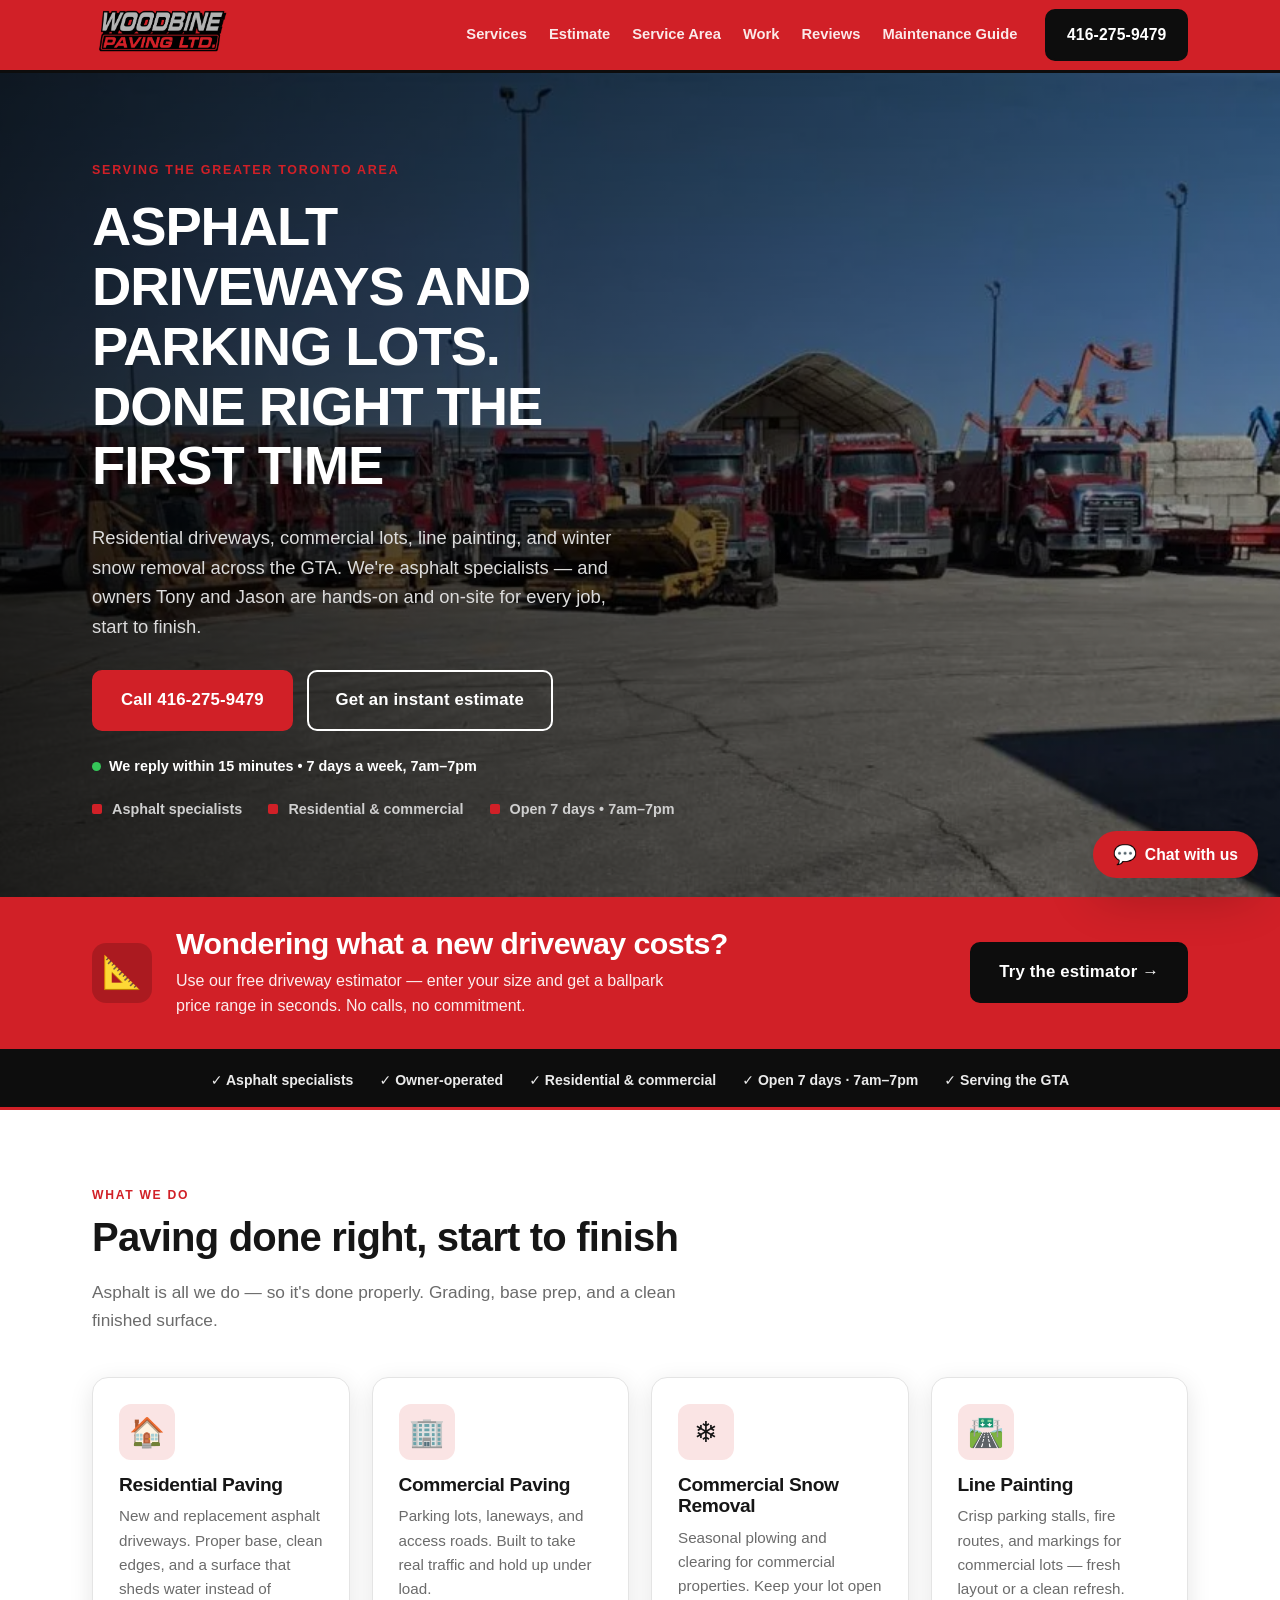
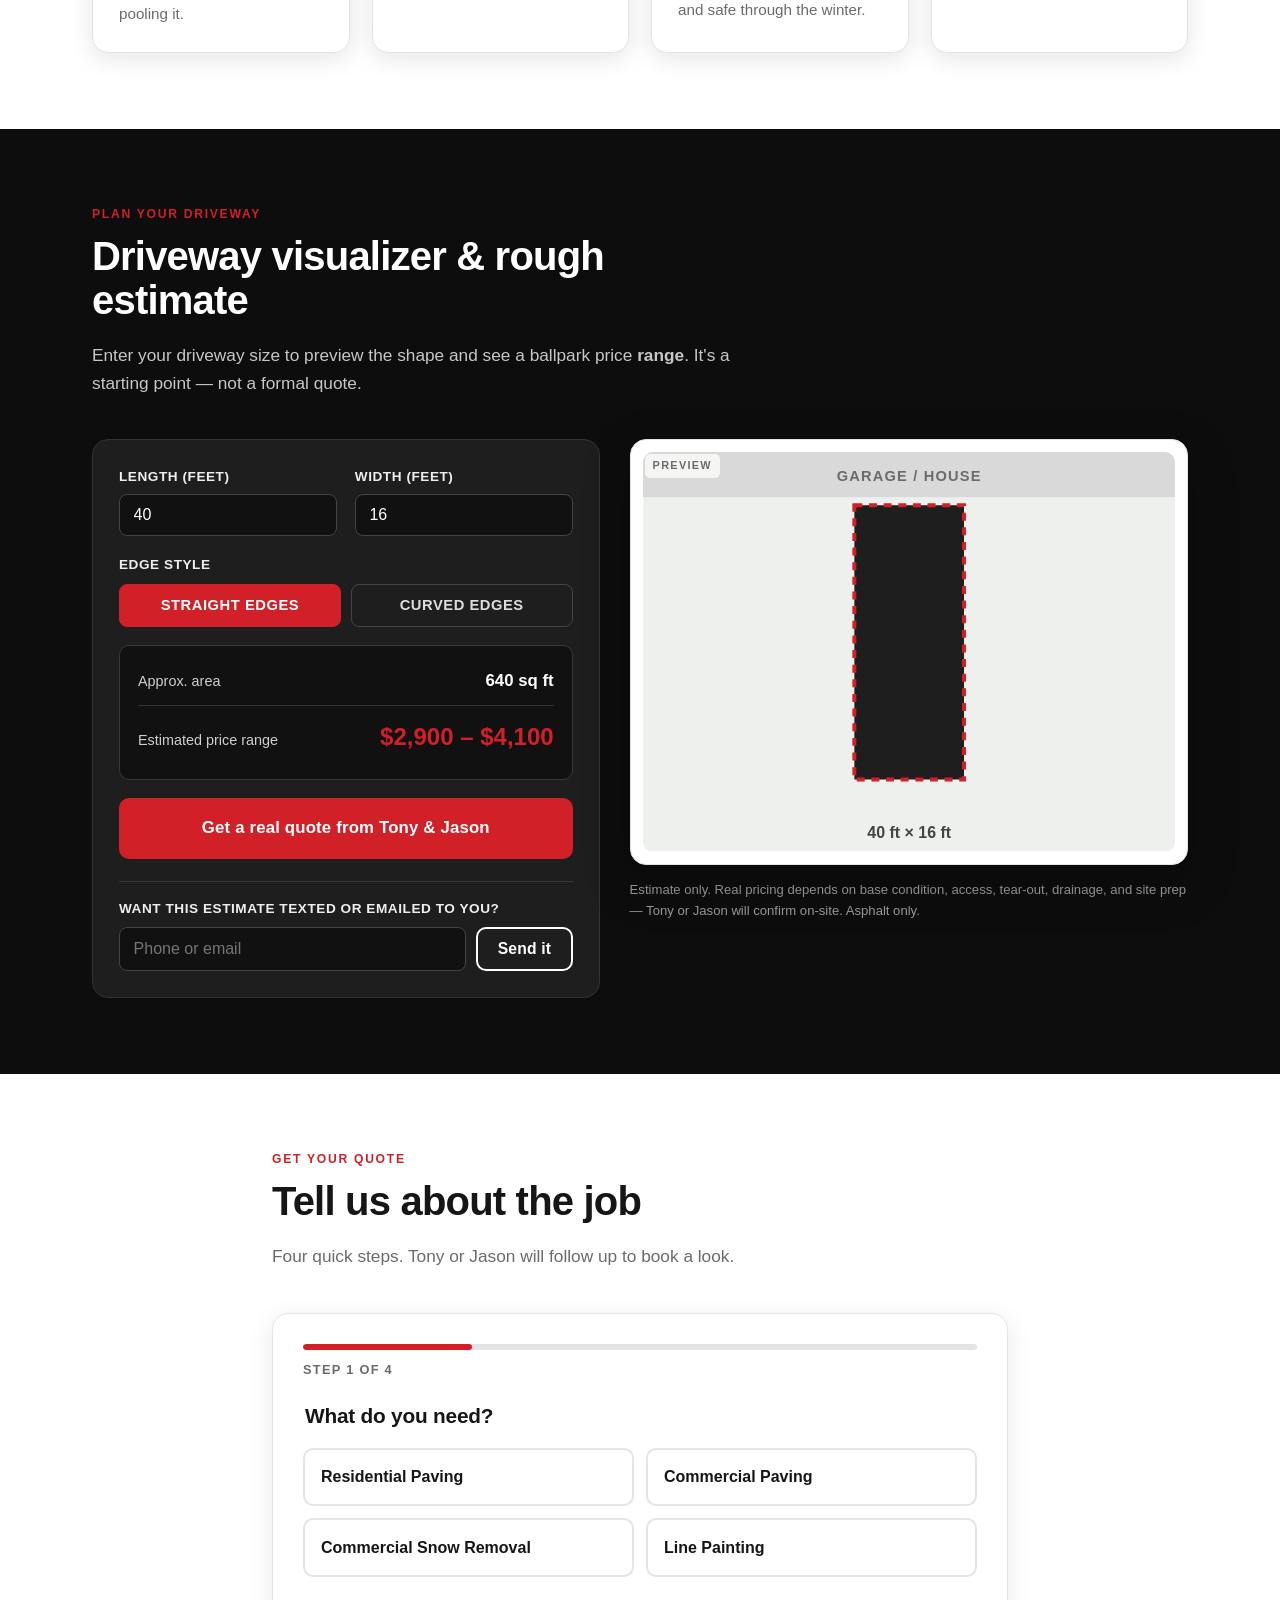
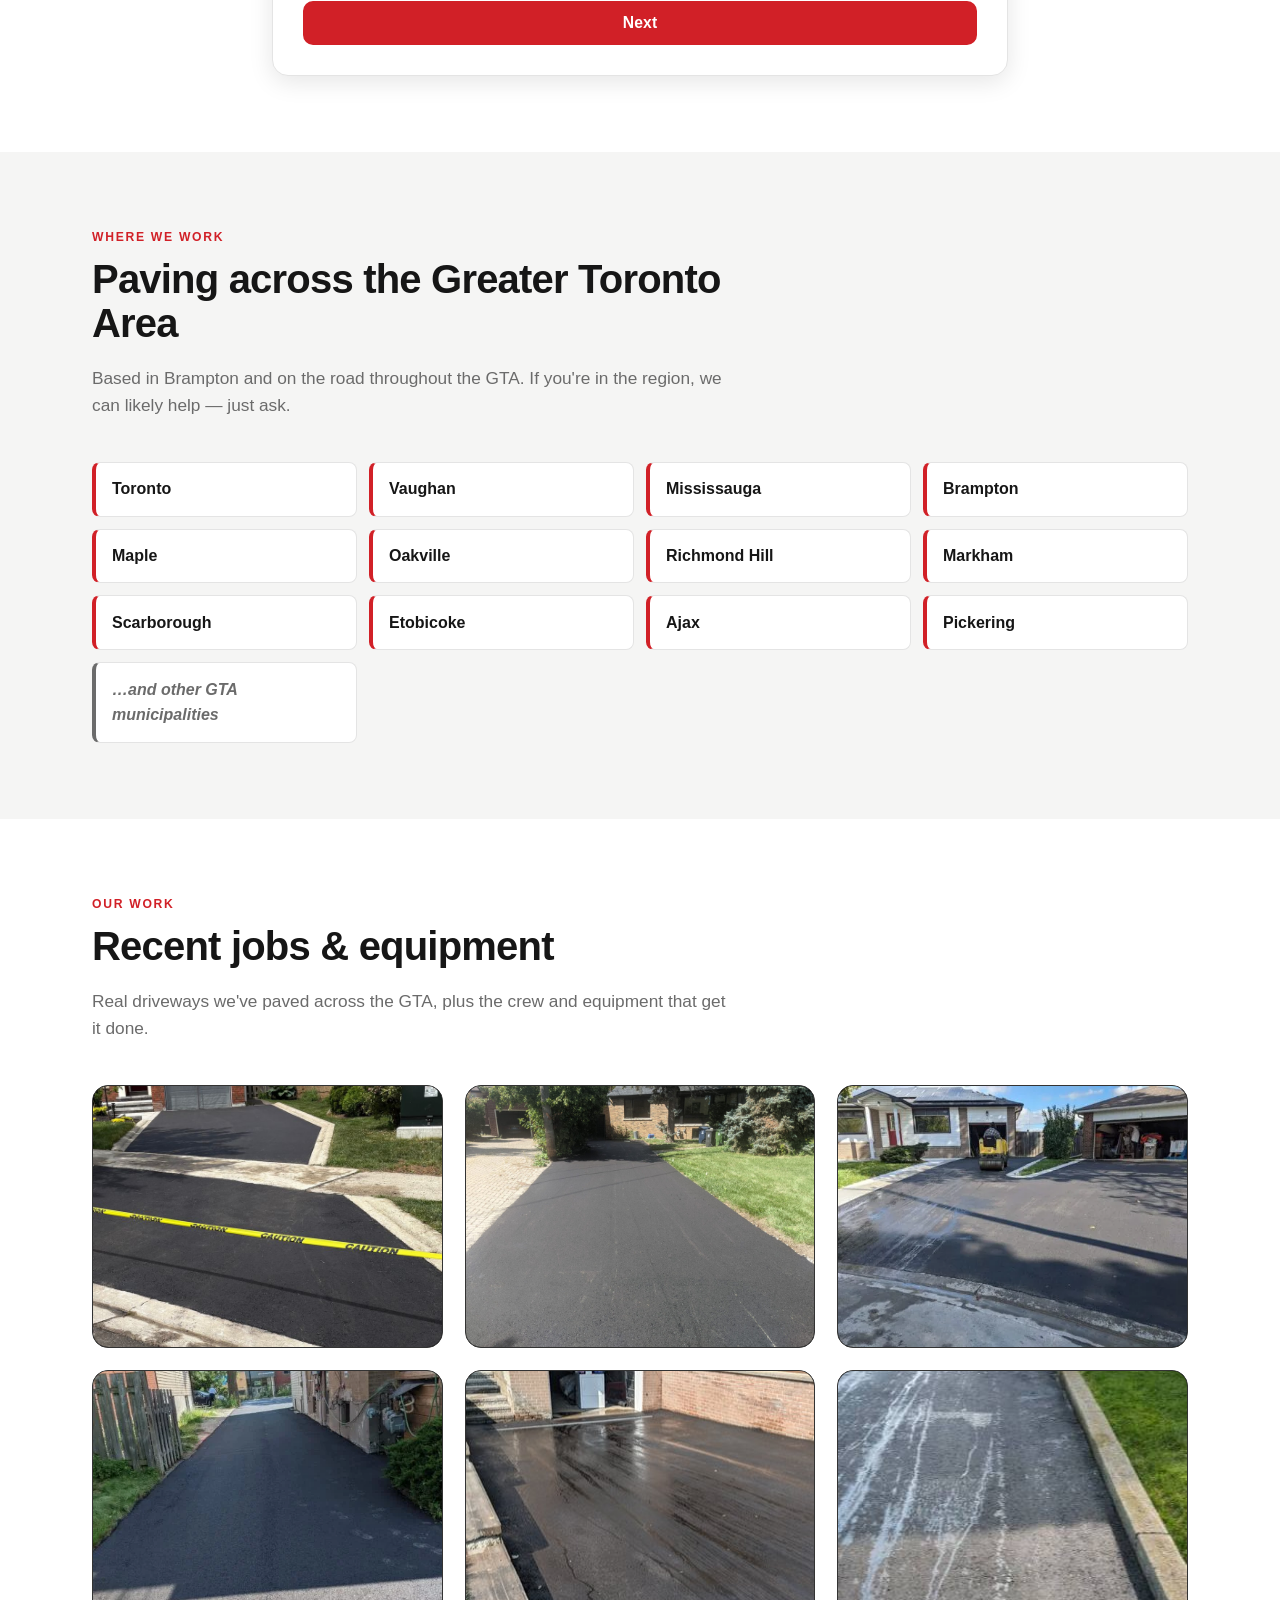
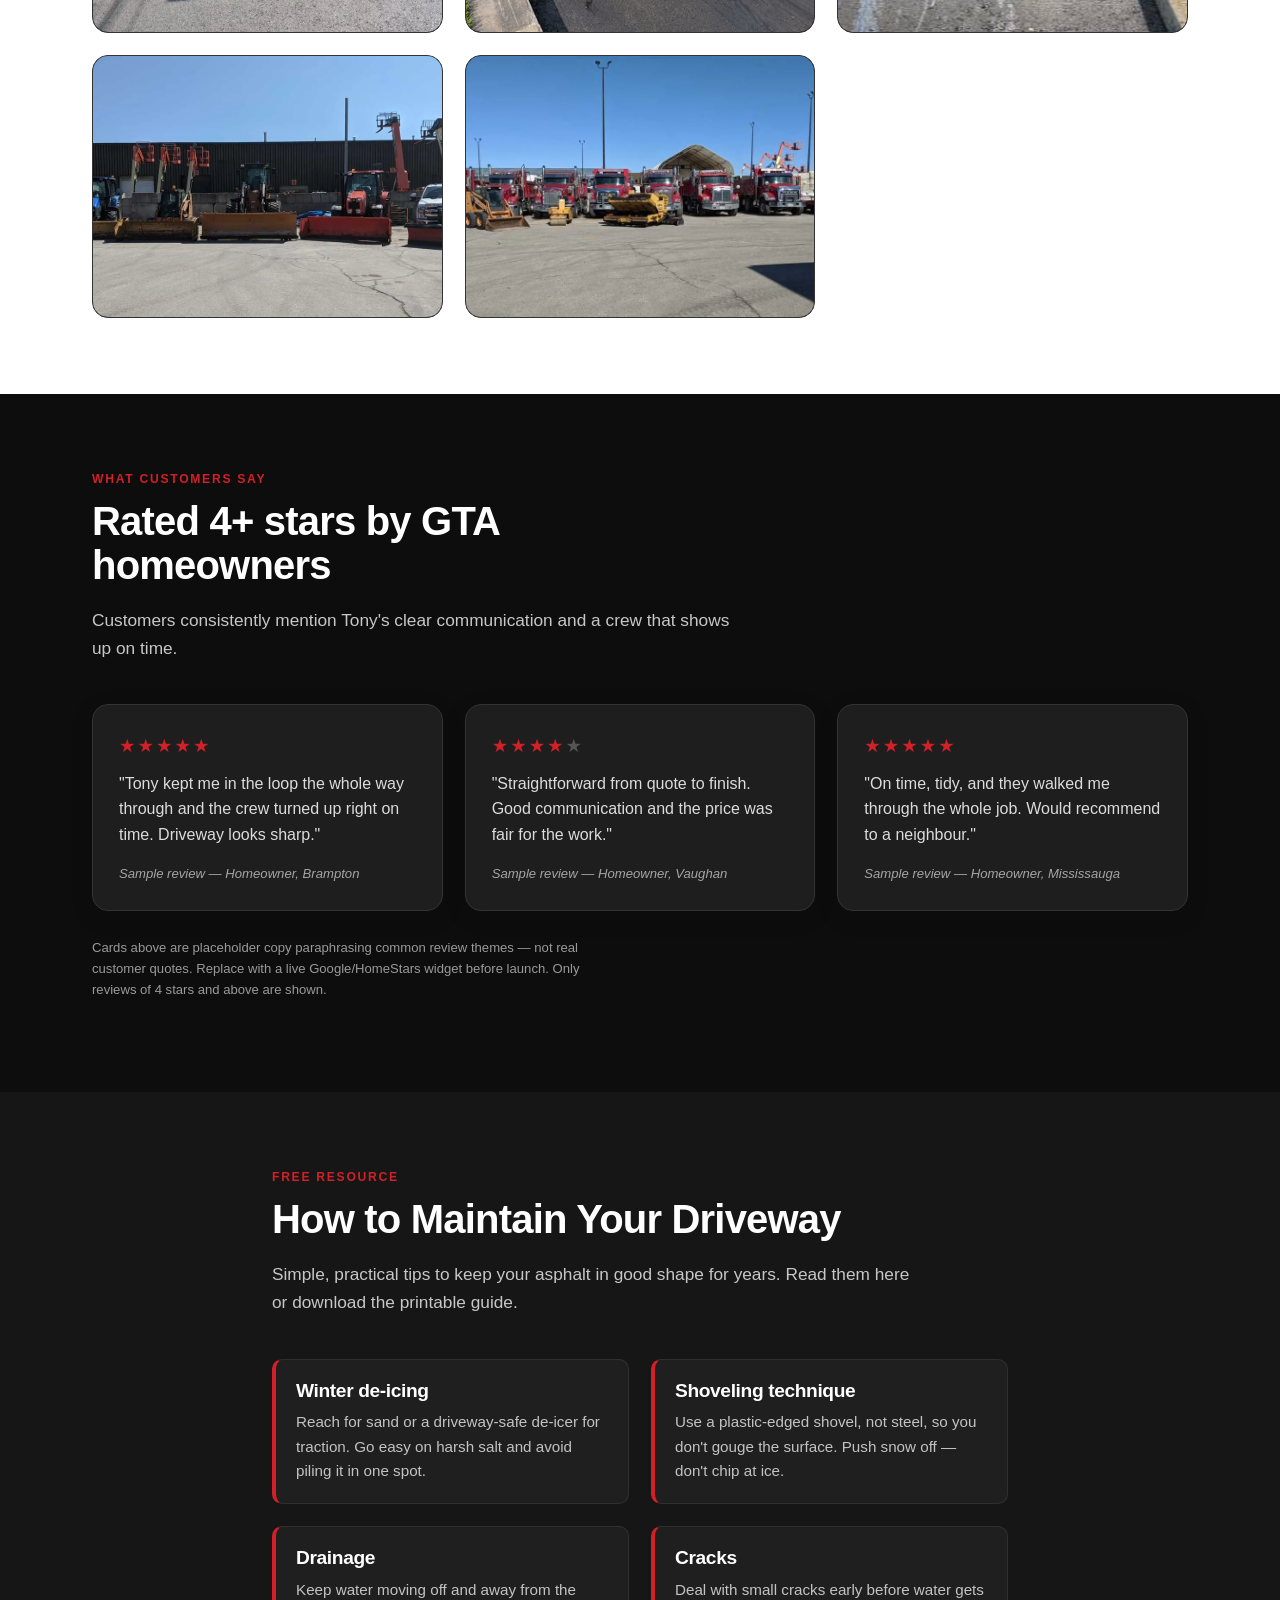
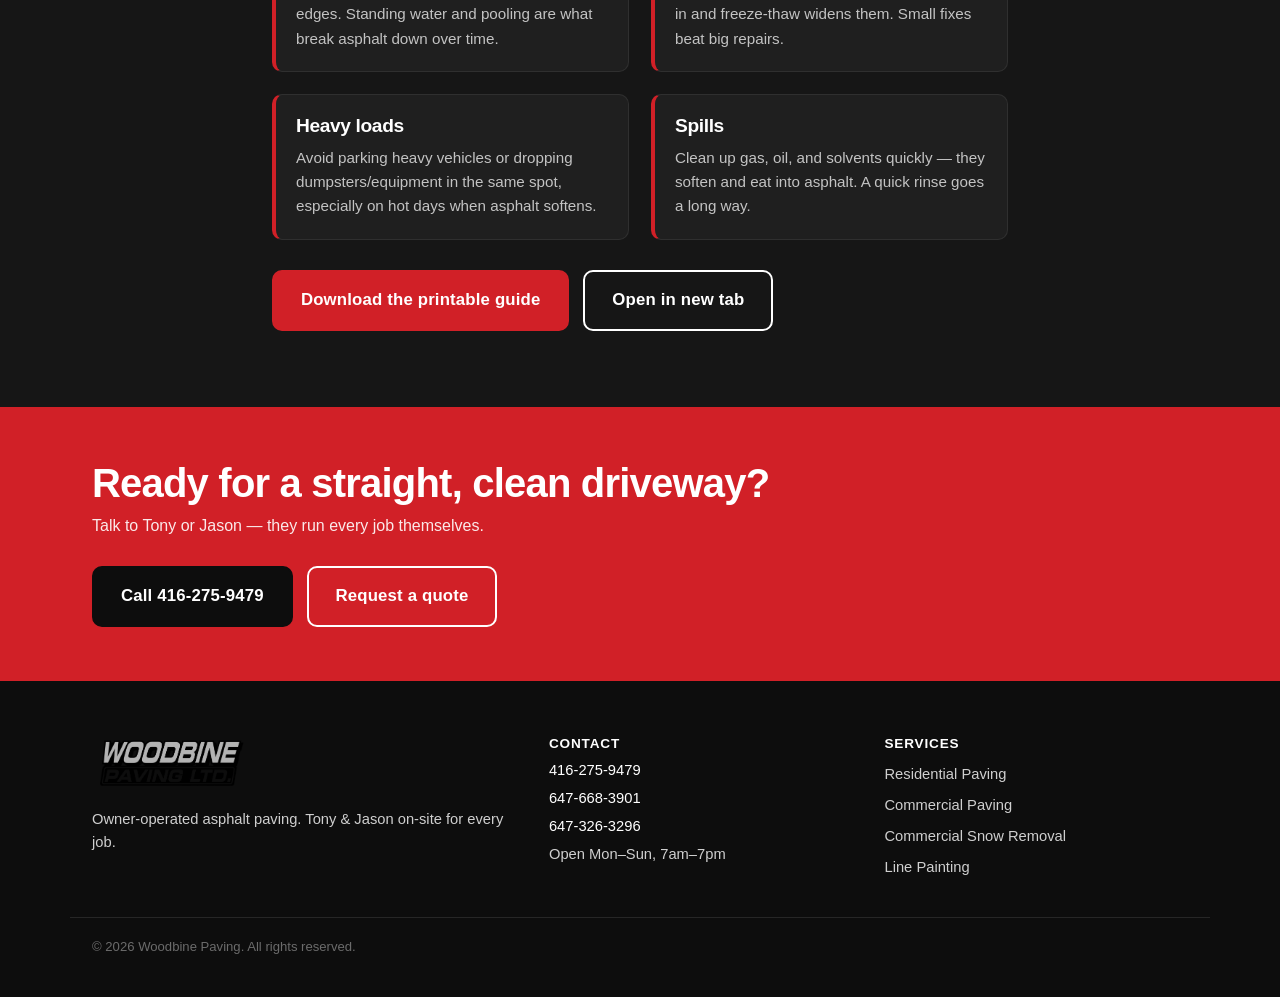
<file: index.html>
<!DOCTYPE html>
<html lang="en">
<head>
  <meta charset="UTF-8" />
  <meta name="viewport" content="width=device-width, initial-scale=1.0" />
  <title>Woodbine Paving — Asphalt Driveways &amp; Parking Lot Paving | GTA</title>
  <meta name="description" content="Woodbine Paving — residential &amp; commercial asphalt paving, parking lots, line painting, and commercial snow removal across the Greater Toronto Area. Owner-operated. Free estimates — call 416-275-9479." />
  <meta name="robots" content="index, follow, max-image-preview:large" />
  <meta name="theme-color" content="#d12027" />
  <link rel="canonical" href="https://www.woodbinepaving.com/" />

  <!-- Favicons -->
  <link rel="icon" type="image/svg+xml" href="favicon.svg" />
  <link rel="icon" type="image/png" sizes="32x32" href="favicon-32.png" />
  <link rel="icon" type="image/png" sizes="16x16" href="favicon-16.png" />
  <link rel="apple-touch-icon" href="apple-touch-icon.png" />

  <!-- Open Graph (Facebook, LinkedIn, etc.) -->
  <meta property="og:type" content="website" />
  <meta property="og:site_name" content="Woodbine Paving" />
  <meta property="og:title" content="Woodbine Paving — Asphalt Driveways &amp; Parking Lot Paving | GTA" />
  <meta property="og:description" content="Residential &amp; commercial asphalt paving, parking lots, line painting, and commercial snow removal across the GTA. Owner-operated. Free estimates." />
  <meta property="og:url" content="https://www.woodbinepaving.com/" />
  <meta property="og:image" content="https://www.woodbinepaving.com/images/hero.webp" />
  <meta property="og:image:alt" content="Woodbine Paving asphalt paving fleet" />
  <meta property="og:locale" content="en_CA" />

  <!-- Twitter / X -->
  <meta name="twitter:card" content="summary_large_image" />
  <meta name="twitter:title" content="Woodbine Paving — Asphalt Driveways &amp; Parking Lot Paving | GTA" />
  <meta name="twitter:description" content="Residential &amp; commercial asphalt paving across the GTA. Owner-operated. Free estimates — call 416-275-9479." />
  <meta name="twitter:image" content="https://www.woodbinepaving.com/images/hero.webp" />

  <!-- Local business structured data (LocalBusiness / GeneralContractor) -->
  <script type="application/ld+json">
  {
    "@context": "https://schema.org",
    "@type": ["GeneralContractor", "LocalBusiness"],
    "@id": "https://www.woodbinepaving.com/#business",
    "name": "Woodbine Paving",
    "url": "https://www.woodbinepaving.com/",
    "image": "https://www.woodbinepaving.com/images/hero.webp",
    "logo": "https://www.woodbinepaving.com/images/logo.png",
    "telephone": "+1-416-275-9479",
    "priceRange": "$$",
    "address": {
      "@type": "PostalAddress",
      "addressLocality": "Brampton",
      "addressRegion": "ON",
      "addressCountry": "CA"
    },
    "areaServed": [
      { "@type": "City", "name": "Toronto" },
      { "@type": "City", "name": "Vaughan" },
      { "@type": "City", "name": "Mississauga" },
      { "@type": "City", "name": "Brampton" },
      { "@type": "City", "name": "Maple" },
      { "@type": "City", "name": "Oakville" },
      { "@type": "City", "name": "Richmond Hill" },
      { "@type": "City", "name": "Markham" },
      { "@type": "City", "name": "Scarborough" },
      { "@type": "City", "name": "Etobicoke" },
      { "@type": "City", "name": "Ajax" },
      { "@type": "City", "name": "Pickering" }
    ],
    "openingHoursSpecification": [{
      "@type": "OpeningHoursSpecification",
      "dayOfWeek": ["Monday","Tuesday","Wednesday","Thursday","Friday","Saturday","Sunday"],
      "opens": "07:00",
      "closes": "19:00"
    }],
    "contactPoint": [
      { "@type": "ContactPoint", "telephone": "+1-416-275-9479", "contactType": "customer service", "areaServed": "CA", "availableLanguage": "English" },
      { "@type": "ContactPoint", "telephone": "+1-647-668-3901", "contactType": "sales" },
      { "@type": "ContactPoint", "telephone": "+1-647-326-3296", "contactType": "sales" }
    ],
    "hasOfferCatalog": {
      "@type": "OfferCatalog",
      "name": "Paving Services",
      "itemListElement": [
        { "@type": "Offer", "itemOffered": { "@type": "Service", "name": "Residential Asphalt Paving" } },
        { "@type": "Offer", "itemOffered": { "@type": "Service", "name": "Commercial Asphalt Paving" } },
        { "@type": "Offer", "itemOffered": { "@type": "Service", "name": "Commercial Snow Removal" } },
        { "@type": "Offer", "itemOffered": { "@type": "Service", "name": "Line Painting" } }
      ]
    }
  }
  </script>

  <link rel="preconnect" href="https://fonts.googleapis.com" />
  <link rel="stylesheet" href="styles.css" />
  <script>
    // Always start on the home page (top): ignore any lingering #section hash
    // in the URL so the page never auto-jumps to a section on load.
    if ("scrollRestoration" in history) history.scrollRestoration = "manual";
    if (location.hash) history.replaceState(null, "", location.pathname + location.search);
  </script>
</head>
<body>
  <!-- ============ HEADER ============ -->
  <header class="site-header" id="top">
    <div class="container header-inner">
      <a href="#top" class="brand" aria-label="Woodbine Paving home">
        <!-- Drop images/logo.png to replace the text fallback automatically -->
        <span class="brand-logo placeholder-logo" role="img" aria-label="Woodbine Paving logo">
          <img src="images/logo.png" alt="Woodbine Paving" class="brand-logo-img"
               onload="this.closest('.brand-logo').classList.add('has-img')" onerror="this.remove()" />
          <span class="brand-mark">WP</span>
          <span class="brand-text">Woodbine&nbsp;Paving</span>
        </span>
      </a>

      <nav class="main-nav" id="mainNav" aria-label="Primary">
        <a href="#services">Services</a>
        <a href="#estimator">Estimate</a>
        <a href="#areas">Service Area</a>
        <a href="#gallery">Work</a>
        <a href="#reviews">Reviews</a>
        <a href="#maintenance">Maintenance Guide</a>
      </nav>

      <a href="tel:+14162759479" class="btn btn-red header-call">
        <span class="call-label">Call</span> 416-275-9479
      </a>

      <button class="nav-toggle" id="navToggle" aria-label="Open menu" aria-expanded="false" aria-controls="mainNav">
        <span class="nav-toggle-bars"></span>
      </button>
    </div>
  </header>

  <!-- ============ HERO ============ -->
  <section class="hero">
    <!-- Drop images/hero.jpg to replace the placeholder background automatically -->
    <div class="hero-media placeholder-media" aria-hidden="true">
      <img src="images/hero.webp" alt="Woodbine Paving asphalt trucks and paving equipment" class="media-img"
           onload="this.parentElement.classList.add('has-img')" onerror="this.remove()" />
      <span class="placeholder-tag">HERO PHOTO — 1600&times;900 (freshly paved driveway)</span>
    </div>
    <div class="container hero-content">
      <p class="eyebrow">Serving the Greater Toronto Area</p>
      <h1>Asphalt driveways and Parking lots.<br />Done right the first time</h1>
      <p class="hero-sub">
        Residential driveways, commercial lots, line painting, and winter snow removal
        across the GTA. We're asphalt specialists — and owners Tony and Jason are
        hands-on and on-site for every job, start to finish.
      </p>
      <div class="hero-actions">
        <a href="tel:+14162759479" class="btn btn-red btn-lg">Call 416-275-9479</a>
        <a href="#estimator" class="btn btn-ghost btn-lg">Get an instant estimate</a>
      </div>
      <p class="reply-promise"><span class="reply-dot" aria-hidden="true"></span> We reply within 15 minutes &bull; 7 days a week, 7am–7pm</p>
      <ul class="hero-trust">
        <li>Asphalt specialists</li>
        <li>Residential &amp; commercial</li>
        <li>Open 7 days &bull; 7am–7pm</li>
      </ul>
    </div>
  </section>

  <!-- ============ ESTIMATOR TEASER (funnels to #estimator) ============ -->
  <section class="estimate-teaser">
    <div class="container teaser-inner">
      <div class="teaser-icon" aria-hidden="true">📐</div>
      <div class="teaser-text">
        <h2>Wondering what a new driveway costs?</h2>
        <p>Use our free driveway estimator — enter your size and get a ballpark price range in seconds. No calls, no commitment.</p>
      </div>
      <a href="#estimator" class="btn btn-lg teaser-btn">Try the estimator &rarr;</a>
    </div>
  </section>

  <!-- ============ TRUST BAR ============ -->
  <section class="trust-bar" aria-label="Why choose Woodbine Paving">
    <div class="container trust-bar-inner">
      <span class="trust-badge">✓ Asphalt specialists</span>
      <span class="trust-badge">✓ Owner-operated</span>
      <span class="trust-badge">✓ Residential &amp; commercial</span>
      <span class="trust-badge">✓ Open 7 days · 7am–7pm</span>
      <span class="trust-badge">✓ Serving the GTA</span>
      <!-- CONFIRM THEN ENABLE (needs owner sign-off — do not claim unverified):
      <span class="trust-badge">✓ Licensed &amp; insured</span>
      <span class="trust-badge">✓ WSIB registered</span>
      <span class="trust-badge">✓ 20+ years in business</span>
      <span class="trust-badge">✓ 4★+ rated</span>
      -->
    </div>
  </section>

  <!-- ============ SERVICES ============ -->
  <section class="section" id="services">
    <div class="container">
      <header class="section-head">
        <p class="kicker">What we do</p>
        <h2>Paving done right, start to finish</h2>
        <p class="section-lede">Asphalt is all we do — so it's done properly. Grading, base prep, and a clean finished surface.</p>
      </header>

      <div class="grid grid-4 services-grid">
        <article class="card service-card">
          <div class="service-icon" aria-hidden="true">🏠</div>
          <h3>Residential Paving</h3>
          <p>New and replacement asphalt driveways. Proper base, clean edges, and a surface that sheds water instead of pooling it.</p>
        </article>
        <article class="card service-card">
          <div class="service-icon" aria-hidden="true">🏢</div>
          <h3>Commercial Paving</h3>
          <p>Parking lots, laneways, and access roads. Built to take real traffic and hold up under load.</p>
        </article>
        <article class="card service-card">
          <div class="service-icon" aria-hidden="true">❄️</div>
          <h3>Commercial Snow Removal</h3>
          <p>Seasonal plowing and clearing for commercial properties. Keep your lot open and safe through the winter.</p>
        </article>
        <article class="card service-card">
          <div class="service-icon" aria-hidden="true">🛣️</div>
          <h3>Line Painting</h3>
          <p>Crisp parking stalls, fire routes, and markings for commercial lots — fresh layout or a clean refresh.</p>
        </article>
      </div>
    </div>
  </section>

  <!-- ============ DRIVEWAY VISUALIZER / ESTIMATOR ============ -->
  <section class="section section-dark" id="estimator">
    <div class="container">
      <header class="section-head">
        <p class="kicker kicker-light">Plan your driveway</p>
        <h2>Driveway visualizer &amp; rough estimate</h2>
        <p class="section-lede">Enter your driveway size to preview the shape and see a ballpark price <strong>range</strong>. It's a starting point — not a formal quote.</p>
      </header>

      <div class="estimator">
        <form class="estimator-controls" id="estimatorForm" aria-label="Driveway estimator">
          <div class="field">
            <label for="lengthInput">Length (feet)</label>
            <input type="number" id="lengthInput" min="5" max="200" step="1" value="40" inputmode="numeric" />
          </div>
          <div class="field">
            <label for="widthInput">Width (feet)</label>
            <input type="number" id="widthInput" min="5" max="100" step="1" value="16" inputmode="numeric" />
          </div>

          <fieldset class="field field-full">
            <legend>Edge style</legend>
            <div class="segmented">
              <label class="seg-option">
                <input type="radio" name="edge" value="straight" checked />
                <span>Straight edges</span>
              </label>
              <label class="seg-option">
                <input type="radio" name="edge" value="curved" />
                <span>Curved edges</span>
              </label>
            </div>
          </fieldset>

          <div class="estimator-readout">
            <div class="readout-row">
              <span>Approx. area</span>
              <strong id="areaOut">640 sq ft</strong>
            </div>
            <div class="readout-row readout-price">
              <span>Estimated price range</span>
              <strong id="priceOut">$2,900 – $4,100</strong>
            </div>
          </div>

          <a href="#lead" class="btn btn-red btn-lg btn-block" id="estToLead">Get a real quote from Tony &amp; Jason</a>

          <div class="est-capture">
            <label for="estContact">Want this estimate texted or emailed to you?</label>
            <div class="est-capture-row">
              <input type="text" id="estContact" name="contact" placeholder="Phone or email" autocomplete="tel" />
              <button type="submit" class="btn btn-ghost" id="estCaptureBtn">Send it</button>
            </div>
            <p class="est-capture-msg" id="estCaptureMsg" hidden></p>
          </div>
        </form>

        <div class="estimator-preview">
          <div class="preview-frame">
            <span class="preview-label">Preview</span>
            <svg id="drivewaySvg" viewBox="0 0 400 300" role="img" aria-label="Driveway shape preview" preserveAspectRatio="xMidYMid meet">
              <!-- ground -->
              <rect x="0" y="0" width="400" height="300" class="svg-ground" />
              <!-- house edge -->
              <rect x="0" y="0" width="400" height="34" class="svg-house" />
              <text x="200" y="22" text-anchor="middle" class="svg-house-text">GARAGE / HOUSE</text>
              <!-- driveway shape injected/updated by JS -->
              <path id="drivewayPath" class="svg-driveway" d="" />
              <text id="dimLabel" x="200" y="290" text-anchor="middle" class="svg-dim"></text>
            </svg>
          </div>
          <p class="disclaimer">
            Estimate only. Real pricing depends on base condition, access, tear-out, drainage, and site prep —
            Tony or Jason will confirm on-site. Asphalt only.
          </p>
        </div>
      </div>
    </div>
  </section>

  <!-- ============ MULTI-STEP LEAD FORM ============ -->
  <section class="section" id="lead">
    <div class="container narrow">
      <header class="section-head">
        <p class="kicker">Get your quote</p>
        <h2>Tell us about the job</h2>
        <p class="section-lede">Four quick steps. Tony or Jason will follow up to book a look.</p>
      </header>

      <div class="card lead-card">
        <div class="lead-progress" aria-hidden="true">
          <div class="lead-progress-bar" id="leadProgressBar"></div>
        </div>
        <p class="lead-step-count">Step <span id="stepNum">1</span> of 4</p>

        <form id="leadForm" novalidate>
          <!-- Step 1: service -->
          <fieldset class="lead-step is-active" data-step="1">
            <legend>What do you need?</legend>
            <div class="choice-grid">
              <label class="choice"><input type="radio" name="service" value="Residential Paving" required /><span>Residential Paving</span></label>
              <label class="choice"><input type="radio" name="service" value="Commercial Paving" /><span>Commercial Paving</span></label>
              <label class="choice"><input type="radio" name="service" value="Commercial Snow Removal" /><span>Commercial Snow Removal</span></label>
              <label class="choice"><input type="radio" name="service" value="Line Painting" /><span>Line Painting</span></label>
            </div>
          </fieldset>

          <!-- Step 2: size -->
          <fieldset class="lead-step" data-step="2">
            <legend>Roughly how big?</legend>
            <div class="choice-grid">
              <label class="choice"><input type="radio" name="size" value="Small (1–2 cars)" required /><span>Small — 1–2 cars</span></label>
              <label class="choice"><input type="radio" name="size" value="Medium (3–4 cars)" /><span>Medium — 3–4 cars</span></label>
              <label class="choice"><input type="radio" name="size" value="Large / long driveway" /><span>Large / long driveway</span></label>
              <label class="choice"><input type="radio" name="size" value="Commercial lot" /><span>Commercial lot</span></label>
            </div>
            <p class="field-hint">Not sure? Use the <a href="#estimator">estimator</a> above for a size reference.</p>
          </fieldset>

          <!-- Step 3: timeline -->
          <fieldset class="lead-step" data-step="3">
            <legend>When are you thinking?</legend>
            <div class="choice-grid">
              <label class="choice"><input type="radio" name="timeline" value="As soon as possible" required /><span>As soon as possible</span></label>
              <label class="choice"><input type="radio" name="timeline" value="Within a month or two" /><span>Within a month or two</span></label>
              <label class="choice"><input type="radio" name="timeline" value="This season" /><span>Sometime this season</span></label>
              <label class="choice"><input type="radio" name="timeline" value="Just getting prices" /><span>Just getting prices</span></label>
            </div>
          </fieldset>

          <!-- Step 4: contact -->
          <fieldset class="lead-step" data-step="4">
            <legend>Where do we reach you?</legend>
            <div class="field">
              <label for="leadName">Name</label>
              <input type="text" id="leadName" name="name" autocomplete="name" required />
            </div>
            <div class="field">
              <label for="leadPhone">Phone</label>
              <input type="tel" id="leadPhone" name="phone" autocomplete="tel" required />
            </div>
            <div class="field">
              <label for="leadEmail">Email <span class="opt">(optional)</span></label>
              <input type="email" id="leadEmail" name="email" autocomplete="email" />
            </div>
            <div class="field">
              <label for="leadCity">City / area</label>
              <input type="text" id="leadCity" name="city" placeholder="e.g. Brampton, Vaughan, Scarborough…" autocomplete="address-level2" required />
            </div>
            <div class="field">
              <label for="leadNotes">Anything else? <span class="opt">(optional)</span></label>
              <textarea id="leadNotes" name="notes" rows="3"></textarea>
            </div>
          </fieldset>

          <!-- Honeypot: real users never fill this; bots do -->
          <input type="text" name="_gotcha" id="leadHoneypot" class="hp-field" tabindex="-1" autocomplete="off" aria-hidden="true" />

          <div class="lead-nav">
            <button type="button" class="btn btn-ghost" id="leadBack" hidden>Back</button>
            <button type="button" class="btn btn-red" id="leadNext">Next</button>
            <button type="submit" class="btn btn-red" id="leadSubmit" hidden>Send to Tony &amp; Jason</button>
          </div>
          <p class="lead-error" id="leadError" hidden>Something went wrong sending that. Please call <a href="tel:+14162759479">416-275-9479</a>.</p>
        </form>

        <div class="lead-success" id="leadSuccess" hidden>
          <div class="success-check" aria-hidden="true">✓</div>
          <h3>Got it — thanks!</h3>
          <p id="leadSuccessMsg">We'll be in touch shortly. Need us sooner? Call <a href="tel:+14162759479">416-275-9479</a>.</p>
          <p class="note-inline" id="leadDemoNote">Setup note: add your free Web3Forms access key in <code>script.js</code> (<code>WEB3FORMS_ACCESS_KEY</code>) to start receiving these leads by email. Until then, submissions are logged to the browser console only.</p>
        </div>
      </div>
    </div>
  </section>

  <!-- ============ SERVICE AREA (UNIFIED GTA) ============ -->
  <section class="section section-muted" id="areas">
    <div class="container">
      <header class="section-head">
        <p class="kicker">Where we work</p>
        <h2>Paving across the Greater Toronto Area</h2>
        <p class="section-lede">Based in Brampton and on the road throughout the GTA. If you're in the region, we can likely help — just ask.</p>
      </header>

      <ul class="area-list">
        <li>Toronto</li>
        <li>Vaughan</li>
        <li>Mississauga</li>
        <li>Brampton</li>
        <li>Maple</li>
        <li>Oakville</li>
        <li>Richmond Hill</li>
        <li>Markham</li>
        <li>Scarborough</li>
        <li>Etobicoke</li>
        <li>Ajax</li>
        <li>Pickering</li>
        <li class="area-more">…and other GTA municipalities</li>
      </ul>
    </div>
  </section>

  <!-- ============ GALLERY ============ -->
  <section class="section" id="gallery">
    <div class="container">
      <header class="section-head">
        <p class="kicker">Our work</p>
        <h2>Recent jobs &amp; equipment</h2>
        <p class="section-lede">Real driveways we've paved across the GTA, plus the crew and equipment that get it done.</p>
      </header>

      <div class="grid gallery-grid">
        <figure class="placeholder-media gallery-item">
          <img src="images/gallery-1.jpg" alt="Finished residential asphalt driveway with fresh edges" class="media-img" onload="this.closest('.gallery-item').classList.add('has-img')" onerror="this.remove()" />
          <span class="placeholder-tag">DRIVEWAY PHOTO 1 — 800&times;600</span>
        </figure>
        <figure class="placeholder-media gallery-item">
          <img src="images/gallery-2.jpg" alt="Newly paved asphalt driveway" class="media-img" onload="this.closest('.gallery-item').classList.add('has-img')" onerror="this.remove()" />
          <span class="placeholder-tag">DRIVEWAY PHOTO 2 — 800&times;600</span>
        </figure>
        <figure class="placeholder-media gallery-item">
          <img src="images/gallery-3.webp" alt="Finished driveway compacted with a roller" class="media-img" onload="this.closest('.gallery-item').classList.add('has-img')" onerror="this.remove()" />
          <span class="placeholder-tag">DRIVEWAY PHOTO 3 — 800&times;600</span>
        </figure>
        <figure class="placeholder-media gallery-item">
          <img src="images/gallery-4.webp" alt="Freshly paved asphalt laneway between houses" class="media-img" onload="this.closest('.gallery-item').classList.add('has-img')" onerror="this.remove()" />
          <span class="placeholder-tag">LANEWAY — 800&times;600</span>
        </figure>
        <figure class="placeholder-media gallery-item">
          <img src="images/gallery-5.jpg" alt="Resurfaced asphalt driveway" class="media-img" onload="this.closest('.gallery-item').classList.add('has-img')" onerror="this.remove()" />
          <span class="placeholder-tag">DRIVEWAY PHOTO 4 — 800&times;600</span>
        </figure>
        <figure class="placeholder-media gallery-item">
          <img src="images/gallery-6.jpeg" alt="Finished asphalt driveway alongside a home" class="media-img" onload="this.closest('.gallery-item').classList.add('has-img')" onerror="this.remove()" />
          <span class="placeholder-tag">DRIVEWAY PHOTO 5 — 800&times;600</span>
        </figure>
        <figure class="placeholder-media gallery-item">
          <img src="images/gallery-7.webp" alt="Fleet of tractors and plows for commercial snow removal" class="media-img" onload="this.closest('.gallery-item').classList.add('has-img')" onerror="this.remove()" />
          <span class="placeholder-tag">SNOW EQUIPMENT — 800&times;600</span>
        </figure>
        <figure class="placeholder-media gallery-item">
          <img src="images/gallery-8.webp" alt="Woodbine Paving trucks and paving equipment" class="media-img" onload="this.closest('.gallery-item').classList.add('has-img')" onerror="this.remove()" />
          <span class="placeholder-tag">PAVING EQUIPMENT — 800&times;600</span>
        </figure>
      </div>
    </div>
  </section>

  <!-- ============ REVIEWS ============ -->
  <section class="section section-dark" id="reviews">
    <div class="container">
      <header class="section-head">
        <p class="kicker kicker-light">What customers say</p>
        <h2>Rated 4+ stars by GTA homeowners</h2>
        <p class="section-lede">Customers consistently mention Tony's clear communication and a crew that shows up on time.</p>
      </header>

      <!-- LIVE REVIEWS RECOMMENDED:
           Swap these paraphrased placeholder cards for a live Google Reviews / HomeStars
           widget so real, current reviews display automatically (and stay first-party).
           Only 4-star-and-up reviews should be surfaced here. -->
      <div class="grid grid-3 reviews-grid">
        <article class="card review-card">
          <div class="stars" aria-label="5 out of 5 stars">★★★★★</div>
          <p>"Tony kept me in the loop the whole way through and the crew turned up right on time. Driveway looks sharp."</p>
          <p class="review-by">Sample review — Homeowner, Brampton</p>
        </article>
        <article class="card review-card">
          <div class="stars" aria-label="4 out of 5 stars">★★★★<span class="star-dim">★</span></div>
          <p>"Straightforward from quote to finish. Good communication and the price was fair for the work."</p>
          <p class="review-by">Sample review — Homeowner, Vaughan</p>
        </article>
        <article class="card review-card">
          <div class="stars" aria-label="5 out of 5 stars">★★★★★</div>
          <p>"On time, tidy, and they walked me through the whole job. Would recommend to a neighbour."</p>
          <p class="review-by">Sample review — Homeowner, Mississauga</p>
        </article>
      </div>
      <p class="reviews-note">Cards above are placeholder copy paraphrasing common review themes — not real customer quotes. Replace with a live Google/HomeStars widget before launch. Only reviews of 4 stars and above are shown.</p>
    </div>
  </section>

  <!-- ============ MAINTENANCE GUIDE (DOWNLOADABLE, SEPARATE) ============ -->
  <section class="section section-guide" id="maintenance">
    <div class="container narrow">
      <header class="section-head">
        <p class="kicker">Free resource</p>
        <h2>How to Maintain Your Driveway</h2>
        <p class="section-lede">Simple, practical tips to keep your asphalt in good shape for years. Read them here or download the printable guide.</p>
      </header>

      <div class="grid grid-2 guide-grid">
        <div class="guide-tip"><h3>Winter de-icing</h3><p>Reach for sand or a driveway-safe de-icer for traction. Go easy on harsh salt and avoid piling it in one spot.</p></div>
        <div class="guide-tip"><h3>Shoveling technique</h3><p>Use a plastic-edged shovel, not steel, so you don't gouge the surface. Push snow off — don't chip at ice.</p></div>
        <div class="guide-tip"><h3>Drainage</h3><p>Keep water moving off and away from the edges. Standing water and pooling are what break asphalt down over time.</p></div>
        <div class="guide-tip"><h3>Cracks</h3><p>Deal with small cracks early before water gets in and freeze-thaw widens them. Small fixes beat big repairs.</p></div>
        <div class="guide-tip"><h3>Heavy loads</h3><p>Avoid parking heavy vehicles or dropping dumpsters/equipment in the same spot, especially on hot days when asphalt softens.</p></div>
        <div class="guide-tip"><h3>Spills</h3><p>Clean up gas, oil, and solvents quickly — they soften and eat into asphalt. A quick rinse goes a long way.</p></div>
      </div>

      <div class="guide-download">
        <a href="driveway-maintenance-guide.html" download class="btn btn-red btn-lg" id="downloadGuide">Download the printable guide</a>
        <a href="driveway-maintenance-guide.html" target="_blank" rel="noopener" class="btn btn-ghost btn-lg">Open in new tab</a>
      </div>
    </div>
  </section>

  <!-- ============ CTA STRIP ============ -->
  <section class="cta-strip">
    <div class="container cta-inner">
      <div>
        <h2>Ready for a straight, clean driveway?</h2>
        <p>Talk to Tony or Jason — they run every job themselves.</p>
      </div>
      <div class="cta-actions">
        <a href="tel:+14162759479" class="btn btn-red btn-lg">Call 416-275-9479</a>
        <a href="#lead" class="btn btn-ghost btn-lg">Request a quote</a>
      </div>
    </div>
  </section>

  <!-- ============ FOOTER ============ -->
  <footer class="site-footer">
    <div class="container footer-inner">
      <div class="footer-col">
        <span class="brand-logo placeholder-logo footer-logo">
          <img src="images/logo.png" alt="Woodbine Paving" class="brand-logo-img"
               onload="this.closest('.brand-logo').classList.add('has-img')" onerror="this.remove()" />
          <span class="brand-mark">WP</span>
          <span class="brand-text">Woodbine&nbsp;Paving</span>
        </span>
        <p>Owner-operated asphalt paving. Tony &amp; Jason on-site for every job.</p>
      </div>
      <div class="footer-col">
        <h4>Contact</h4>
        <p><a href="tel:+14162759479">416-275-9479</a></p>
        <p><a href="tel:+16476683901">647-668-3901</a></p>
        <p><a href="tel:+16473263296">647-326-3296</a></p>
        <p>Open Mon–Sun, 7am–7pm</p>
      </div>
      <div class="footer-col">
        <h4>Services</h4>
        <ul class="footer-links">
          <li>Residential Paving</li>
          <li>Commercial Paving</li>
          <li>Commercial Snow Removal</li>
          <li>Line Painting</li>
        </ul>
      </div>
    </div>
    <div class="container footer-bottom">
      <p>&copy; <span id="year"></span> Woodbine Paving. All rights reserved.</p>
    </div>
  </footer>

  <!-- ============ STICKY MOBILE CALL BAR (mobile only) ============ -->
  <div class="mobile-cta-bar" aria-label="Quick contact">
    <a href="tel:+14162759479" class="mcta mcta-call" data-cta="call">📞 Call now</a>
    <a href="#lead" class="mcta mcta-quote" data-cta="quote">Get a quote</a>
  </div>

  <!-- ============ LIVE CHAT WIDGET (MOCK) ============ -->
  <div class="chat-widget" id="chatWidget">
    <button class="chat-toggle" id="chatToggle" aria-expanded="false" aria-controls="chatPanel">
      <span class="chat-toggle-icon" aria-hidden="true">💬</span>
      <span class="chat-toggle-label">Chat with us</span>
    </button>

    <section class="chat-panel" id="chatPanel" hidden aria-label="Woodbine Paving assistant">
      <header class="chat-head">
        <div>
          <strong>Woodbine Assistant</strong>
          <span class="chat-status"><span class="chat-dot" aria-hidden="true"></span> Automated &bull; instant answers</span>
        </div>
        <button class="chat-close" id="chatClose" aria-label="Close chat">&times;</button>
      </header>
      <div class="chat-body" id="chatBody">
        <div class="chat-msg chat-in">Hi! 👋 I'm the Woodbine Paving assistant. Ask me about services, service area, pricing, or hours — or tap a question below.</div>
      </div>
      <div class="chat-quick" id="chatQuick">
        <button type="button" class="chat-chip">What do you charge?</button>
        <button type="button" class="chat-chip">Do you serve my area?</button>
        <button type="button" class="chat-chip">What services do you offer?</button>
        <button type="button" class="chat-chip">What are your hours?</button>
      </div>
      <form class="chat-form" id="chatForm">
        <input type="text" id="chatInput" placeholder="Type your question…" autocomplete="off" aria-label="Your message" />
        <button type="submit" class="btn btn-red">Send</button>
      </form>
      <p class="chat-demo-note">Demo chatbot — answers common questions automatically. Connect an AI chatbot backend (e.g. Tidio, Intercom, or a custom bot) before launch.</p>
    </section>
  </div>

  <script src="script.js"></script>
</body>
</html>
</file>
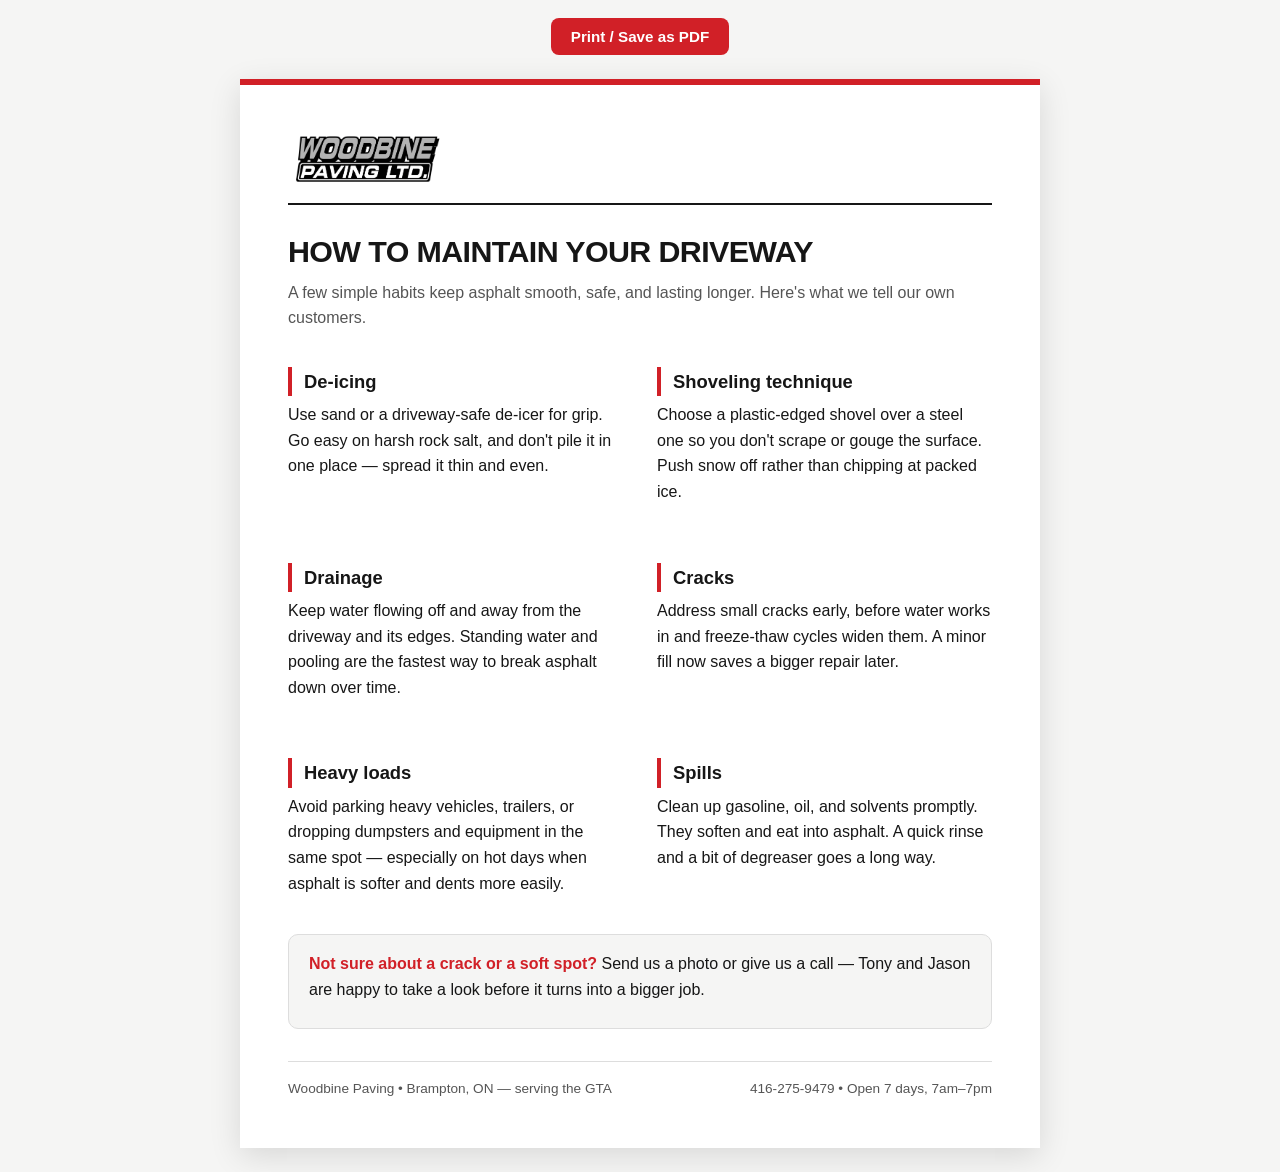
<file: driveway-maintenance-guide.html>
<!DOCTYPE html>
<html lang="en">
<head>
  <meta charset="UTF-8" />
  <meta name="viewport" content="width=device-width, initial-scale=1.0" />
  <title>How to Maintain Your Driveway — Woodbine Paving</title>
  <link rel="icon" type="image/svg+xml" href="favicon.svg" />
  <link rel="icon" type="image/png" sizes="32x32" href="favicon-32.png" />
  <link rel="apple-touch-icon" href="apple-touch-icon.png" />
  <style>
    :root { --red: #d12027; --ink: #161616; --muted: #555; --line: #ddd; }
    * { box-sizing: border-box; }
    body {
      font-family: "Helvetica Neue", Arial, system-ui, sans-serif;
      color: var(--ink);
      line-height: 1.6;
      margin: 0;
      background: #f5f5f4;
    }
    .sheet {
      max-width: 800px;
      margin: 24px auto;
      background: #fff;
      padding: 48px;
      box-shadow: 0 8px 30px rgba(0,0,0,0.12);
      border-top: 6px solid var(--red);
    }
    .doc-head { display: flex; align-items: center; gap: 14px; border-bottom: 2px solid var(--ink); padding-bottom: 18px; margin-bottom: 8px; }
    .logo-mark { width: 46px; height: 46px; background: var(--red); color: #fff; font-weight: 900; display: grid; place-items: center; border-radius: 8px; letter-spacing: -0.03em; }
    .logo-text { font-weight: 900; text-transform: uppercase; letter-spacing: 0.02em; font-size: 1.15rem; }
    .logo-note { font-size: 0.72rem; color: var(--muted); }
    .doc-logo-img { display: none; max-height: 52px; width: auto; }
    .doc-head.has-img .doc-logo-img { display: block; }
    .doc-head.has-img .logo-mark, .doc-head.has-img .logo-fallback { display: none; }
    h1 { font-size: 1.9rem; text-transform: uppercase; letter-spacing: -0.02em; margin: 22px 0 4px; }
    .lede { color: var(--muted); margin-top: 0; }
    h2 { font-size: 1.15rem; margin: 26px 0 6px; padding-left: 12px; border-left: 4px solid var(--red); }
    p { margin: 0 0 10px; }
    ul { margin: 0 0 10px; padding-left: 20px; }
    li { margin-bottom: 4px; }
    .tips { display: grid; grid-template-columns: 1fr 1fr; gap: 22px 34px; margin-top: 10px; }
    .callout { background: #f5f5f4; border: 1px solid var(--line); border-radius: 10px; padding: 16px 20px; margin-top: 28px; }
    .callout strong { color: var(--red); }
    footer { margin-top: 32px; padding-top: 16px; border-top: 1px solid var(--line); font-size: 0.85rem; color: var(--muted); display: flex; justify-content: space-between; flex-wrap: wrap; gap: 8px; }
    .print-btn { display: inline-block; background: var(--red); color: #fff; text-decoration: none; font-weight: 700; padding: 10px 20px; border-radius: 8px; border: 0; cursor: pointer; font-family: inherit; font-size: 0.95rem; margin: 0 auto 0; }
    .print-bar { text-align: center; margin: 18px 0; }
    a { color: var(--red); }
    @media (max-width: 620px) { .sheet { padding: 28px; margin: 0; } .tips { grid-template-columns: 1fr; } }
    @media print {
      body { background: #fff; }
      .sheet { box-shadow: none; margin: 0; max-width: none; padding: 0; }
      .print-bar { display: none; }
    }
  </style>
</head>
<body>
  <div class="print-bar">
    <button class="print-btn" onclick="window.print()">Print / Save as PDF</button>
  </div>

  <article class="sheet">
    <div class="doc-head">
      <!-- Drop images/logo.png to replace the WP placeholder automatically -->
      <img src="images/logo.png" alt="Woodbine Paving" class="doc-logo-img"
           onload="document.querySelector('.doc-head').classList.add('has-img')" onerror="this.remove()" />
      <span class="logo-mark">WP</span>
      <div class="logo-fallback">
        <div class="logo-text">Woodbine&nbsp;Paving</div>
        <div class="logo-note">Placeholder logo — drop images/logo.png to replace</div>
      </div>
    </div>

    <h1>How to Maintain Your Driveway</h1>
    <p class="lede">A few simple habits keep asphalt smooth, safe, and lasting longer. Here's what we tell our own customers.</p>

    <div class="tips">
      <section>
        <h2>De-icing</h2>
        <p>Use sand or a driveway-safe de-icer for grip. Go easy on harsh rock salt, and don't pile it in one place — spread it thin and even.</p>
      </section>

      <section>
        <h2>Shoveling technique</h2>
        <p>Choose a plastic-edged shovel over a steel one so you don't scrape or gouge the surface. Push snow off rather than chipping at packed ice.</p>
      </section>

      <section>
        <h2>Drainage</h2>
        <p>Keep water flowing off and away from the driveway and its edges. Standing water and pooling are the fastest way to break asphalt down over time.</p>
      </section>

      <section>
        <h2>Cracks</h2>
        <p>Address small cracks early, before water works in and freeze-thaw cycles widen them. A minor fill now saves a bigger repair later.</p>
      </section>

      <section>
        <h2>Heavy loads</h2>
        <p>Avoid parking heavy vehicles, trailers, or dropping dumpsters and equipment in the same spot — especially on hot days when asphalt is softer and dents more easily.</p>
      </section>

      <section>
        <h2>Spills</h2>
        <p>Clean up gasoline, oil, and solvents promptly. They soften and eat into asphalt. A quick rinse and a bit of degreaser goes a long way.</p>
      </section>
    </div>

    <div class="callout">
      <p><strong>Not sure about a crack or a soft spot?</strong> Send us a photo or give us a call — Tony and Jason are happy to take a look before it turns into a bigger job.</p>
    </div>

    <footer>
      <span>Woodbine Paving &bull; Brampton, ON — serving the GTA</span>
      <span>416-275-9479 &bull; Open 7 days, 7am–7pm</span>
    </footer>
  </article>
</body>
</html>
</file>
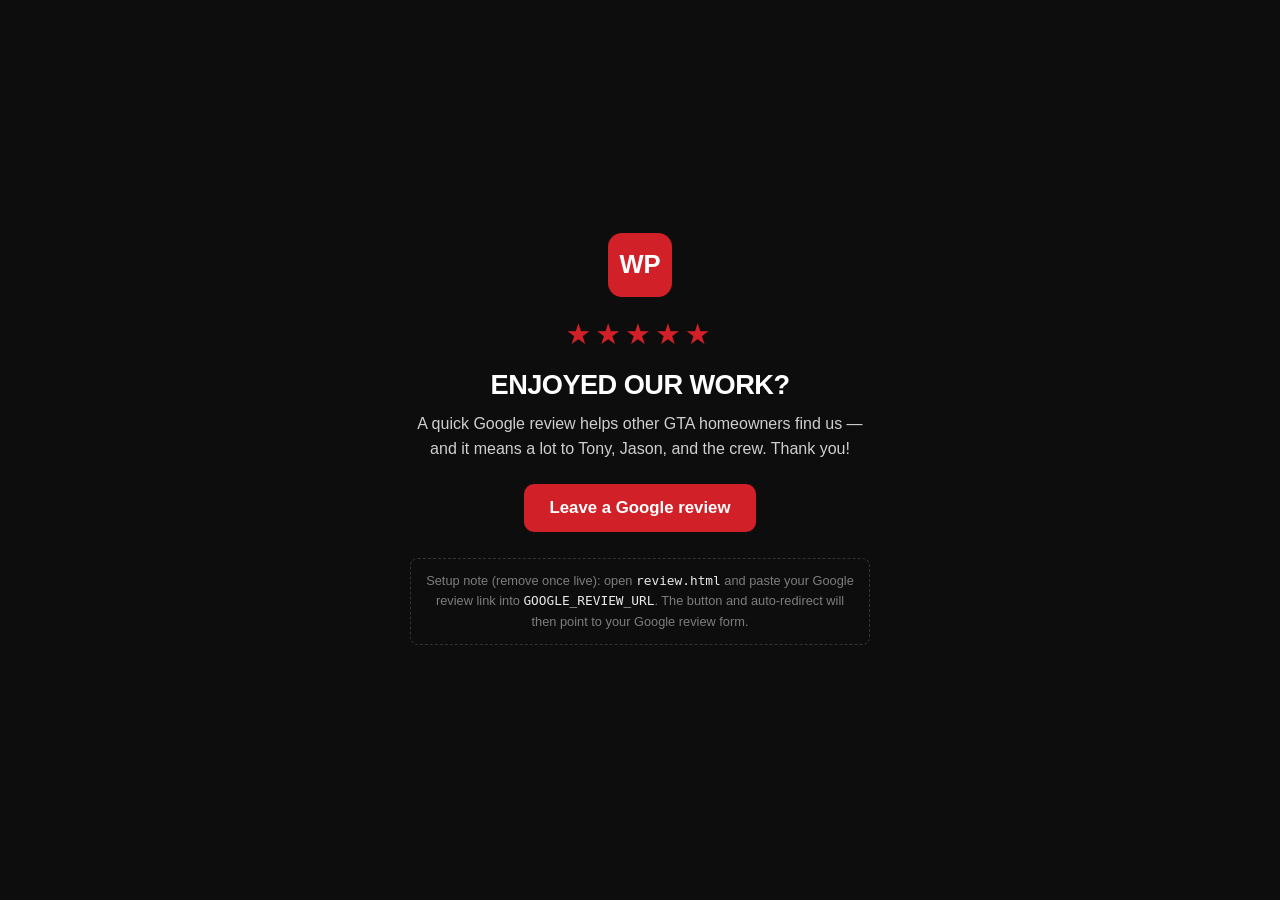
<file: review.html>
<!DOCTYPE html>
<html lang="en">
<head>
  <meta charset="UTF-8" />
  <meta name="viewport" content="width=device-width, initial-scale=1.0" />
  <meta name="robots" content="noindex, follow" />
  <title>Leave Woodbine Paving a Review</title>
  <link rel="icon" type="image/svg+xml" href="favicon.svg" />
  <link rel="apple-touch-icon" href="apple-touch-icon.png" />
  <script>
    // ── OWNER SETUP ─────────────────────────────────────────────
    // Paste your Google review short link here (Google Business Profile →
    // "Get more reviews" → copy link, e.g. https://g.page/r/XXXXXXXX/review).
    // Once set, this page forwards visitors straight to your Google review form.
    var GOOGLE_REVIEW_URL = "";
    // ────────────────────────────────────────────────────────────
    if (GOOGLE_REVIEW_URL) { location.replace(GOOGLE_REVIEW_URL); }
  </script>
  <style>
    :root { --red: #d12027; }
    * { box-sizing: border-box; }
    body {
      margin: 0; min-height: 100vh; display: grid; place-items: center;
      font-family: "Helvetica Neue", Arial, system-ui, sans-serif;
      background: #0d0d0d; color: #fff; text-align: center; padding: 24px;
    }
    .card { max-width: 460px; }
    .mark {
      width: 64px; height: 64px; margin: 0 auto 20px; display: grid; place-items: center;
      background: var(--red); border-radius: 14px; font-weight: 900; font-size: 1.6rem;
    }
    h1 { font-size: 1.7rem; text-transform: uppercase; letter-spacing: -0.02em; margin: 0 0 10px; }
    p { color: #cfcfcf; margin: 0 0 22px; line-height: 1.6; }
    .stars { color: var(--red); font-size: 1.8rem; letter-spacing: 4px; margin-bottom: 18px; }
    .btn {
      display: inline-block; background: var(--red); color: #fff; text-decoration: none;
      font-weight: 800; padding: 14px 26px; border-radius: 10px; font-size: 1.05rem;
    }
    .btn:hover { background: #a8161c; }
    .setup { margin-top: 26px; font-size: 0.8rem; color: #7d7d7d; border: 1px dashed #333;
      border-radius: 8px; padding: 12px 14px; }
    code { color: #eaeaea; }
  </style>
</head>
<body>
  <div class="card">
    <div class="mark">WP</div>
    <div class="stars" aria-hidden="true">★★★★★</div>
    <h1>Enjoyed our work?</h1>
    <p>A quick Google review helps other GTA homeowners find us — and it means a lot to Tony, Jason, and the crew. Thank you!</p>
    <a class="btn" id="reviewBtn" href="#">Leave a Google review</a>
    <p class="setup" id="setupNote">
      Setup note (remove once live): open <code>review.html</code> and paste your Google
      review link into <code>GOOGLE_REVIEW_URL</code>. The button and auto-redirect will
      then point to your Google review form.
    </p>
  </div>
  <script>
    (function () {
      var btn = document.getElementById("reviewBtn");
      if (GOOGLE_REVIEW_URL) {
        btn.href = GOOGLE_REVIEW_URL;
        var note = document.getElementById("setupNote");
        if (note) note.style.display = "none";
      } else {
        btn.setAttribute("aria-disabled", "true");
        btn.addEventListener("click", function (e) { e.preventDefault(); });
      }
    })();
  </script>
</body>
</html>
</file>
<file: styles.css>
/* ============================================================
   Woodbine Paving — single-page site
   Palette: black / white / red. Tone: contractor, slick.
   ============================================================ */

:root {
  --black: #0d0d0d;
  --ink: #161616;
  --charcoal: #1e1e1e;
  --slate: #2a2a2a;
  --line: #e4e4e4;
  --line-dark: #333;
  --muted: #6b6b6b;
  --muted-light: #a5a5a5;
  --white: #ffffff;
  --off: #f5f5f4;
  --red: #d12027;
  --red-dark: #a8161c;
  --red-soft: rgba(209, 32, 39, 0.12);
  --radius: 10px;
  --radius-lg: 16px;
  --shadow: 0 6px 24px rgba(0, 0, 0, 0.10);
  --shadow-lg: 0 18px 50px rgba(0, 0, 0, 0.22);
  --container: 1140px;
  --ff: "Helvetica Neue", Arial, "Segoe UI", system-ui, sans-serif;
}

* { box-sizing: border-box; }

/* Ensure the hidden attribute always wins over display rules (e.g. .btn) */
[hidden] { display: none !important; }

html { scroll-behavior: smooth; }

body {
  margin: 0;
  font-family: var(--ff);
  color: var(--ink);
  background: var(--white);
  line-height: 1.6;
  -webkit-font-smoothing: antialiased;
}

h1, h2, h3, h4 {
  line-height: 1.1;
  margin: 0 0 0.5em;
  letter-spacing: -0.02em;
  font-weight: 800;
}

h1 { font-size: clamp(2rem, 5vw, 3.4rem); text-transform: uppercase; }
h2 { font-size: clamp(1.6rem, 3.4vw, 2.5rem); }
h3 { font-size: 1.2rem; }

p { margin: 0 0 1rem; }

a { color: inherit; }

img { max-width: 100%; display: block; }

.container {
  width: 100%;
  max-width: var(--container);
  margin: 0 auto;
  padding: 0 22px;
}
.container.narrow { max-width: 780px; }

/* ---------- Buttons ---------- */
.btn {
  display: inline-flex;
  align-items: center;
  justify-content: center;
  gap: 0.4em;
  font-weight: 700;
  text-decoration: none;
  border: 2px solid transparent;
  border-radius: var(--radius);
  padding: 0.7em 1.25em;
  cursor: pointer;
  font-size: 0.98rem;
  letter-spacing: 0.01em;
  transition: transform 0.08s ease, background 0.15s ease, color 0.15s ease, border-color 0.15s ease;
  white-space: nowrap;
  font-family: inherit;
}
.btn:active { transform: translateY(1px); }
.btn-lg { padding: 0.9em 1.6em; font-size: 1.05rem; }
.btn-block { width: 100%; white-space: normal; }

.btn-red { background: var(--red); color: #fff; border-color: var(--red); }
.btn-red:hover { background: var(--red-dark); border-color: var(--red-dark); }

.btn-ghost { background: transparent; color: inherit; border-color: currentColor; }
.btn-ghost:hover { background: rgba(0, 0, 0, 0.06); }
.section-dark .btn-ghost:hover,
.cta-strip .btn-ghost:hover,
.hero .btn-ghost:hover { background: rgba(255, 255, 255, 0.12); }

/* ---------- Header ---------- */
.site-header {
  position: sticky;
  top: 0;
  z-index: 50;
  background: var(--red);
  color: #fff;
  border-bottom: 3px solid #0d0d0d;
  backdrop-filter: saturate(140%) blur(6px);
}
.header-inner {
  display: flex;
  align-items: center;
  gap: 20px;
  min-height: 70px;
}
.brand { text-decoration: none; color: #fff; }

.placeholder-logo {
  display: inline-flex;
  align-items: center;
  gap: 10px;
}
.brand-mark {
  display: inline-grid;
  place-items: center;
  width: 42px;
  height: 42px;
  background: var(--red);
  color: #fff;
  font-weight: 900;
  border-radius: 8px;
  font-size: 1.05rem;
  letter-spacing: -0.03em;
}
.brand-text {
  font-weight: 900;
  text-transform: uppercase;
  letter-spacing: 0.02em;
  font-size: 1.05rem;
}
/* Real logo drop-in: hide the WP/text fallback once images/logo.png loads */
.brand-logo-img { display: none; max-height: 46px; width: auto; }
.brand-logo.has-img .brand-logo-img { display: block; }
.brand-logo.has-img .brand-mark,
.brand-logo.has-img .brand-text { display: none; }
.footer-logo .brand-logo-img { max-height: 52px; }

.main-nav {
  margin-left: auto;
  display: flex;
  gap: 22px;
  flex-wrap: wrap;
}
.main-nav a {
  color: rgba(255, 255, 255, 0.9);
  text-decoration: none;
  font-weight: 600;
  font-size: 0.92rem;
}
.main-nav a:hover { color: #fff; }

/* Contact button: black so it stands out on the red header */
.header-call { margin-left: 8px; background: #0d0d0d; border-color: #0d0d0d; color: #fff; }
.header-call:hover { background: #000; border-color: #000; }
.header-call .call-label { display: none; }

/* Hamburger toggle — hidden on desktop, shown on mobile */
.nav-toggle {
  display: none;
  margin-left: 10px;
  width: 44px;
  height: 44px;
  align-items: center;
  justify-content: center;
  background: transparent;
  border: 1px solid rgba(255, 255, 255, 0.55);
  border-radius: 9px;
  cursor: pointer;
  flex: 0 0 auto;
}
.nav-toggle-bars,
.nav-toggle-bars::before,
.nav-toggle-bars::after {
  content: "";
  display: block;
  width: 22px;
  height: 2px;
  background: #fff;
  border-radius: 2px;
  transition: transform 0.2s ease, opacity 0.2s ease;
}
.nav-toggle-bars { position: relative; }
.nav-toggle-bars::before { position: absolute; top: -7px; left: 0; }
.nav-toggle-bars::after { position: absolute; top: 7px; left: 0; }
.nav-toggle[aria-expanded="true"] .nav-toggle-bars { background: transparent; }
.nav-toggle[aria-expanded="true"] .nav-toggle-bars::before { transform: translateY(7px) rotate(45deg); }
.nav-toggle[aria-expanded="true"] .nav-toggle-bars::after { transform: translateY(-7px) rotate(-45deg); }

/* ---------- Hero ---------- */
.hero {
  position: relative;
  background: var(--black);
  color: #fff;
  overflow: hidden;
}
/* Two-class selector so it wins over .placeholder-media's position:relative */
.hero .hero-media {
  position: absolute;
  inset: 0;
  z-index: 0;
  opacity: 0.4;
}
.hero-content {
  position: relative;
  z-index: 1;
  padding: 88px 22px 76px;
}
.eyebrow {
  text-transform: uppercase;
  letter-spacing: 0.14em;
  font-size: 0.78rem;
  font-weight: 700;
  color: var(--red);
  margin-bottom: 1rem;
}
.hero h1 { max-width: 15ch; }
.hero-sub {
  max-width: 52ch;
  font-size: 1.15rem;
  color: #dcdcdc;
  margin-top: 0.5rem;
}
.hero-actions {
  display: flex;
  gap: 14px;
  flex-wrap: wrap;
  margin: 1.8rem 0 1.4rem;
}
.hero-trust {
  list-style: none;
  padding: 0;
  margin: 0;
  display: flex;
  gap: 26px;
  flex-wrap: wrap;
  color: #cfcfcf;
  font-weight: 600;
  font-size: 0.9rem;
}
.hero-trust li { position: relative; padding-left: 20px; }
.hero-trust li::before {
  content: "";
  position: absolute;
  left: 0; top: 50%;
  width: 10px; height: 10px;
  transform: translateY(-50%);
  background: var(--red);
  border-radius: 2px;
}

/* ---------- Placeholder media ---------- */
.placeholder-media {
  position: relative;
  background:
    repeating-linear-gradient(45deg, #1a1a1a 0 12px, #202020 12px 24px);
  display: grid;
  place-items: center;
  color: var(--muted-light);
  min-height: 100%;
}
.placeholder-tag {
  font-size: 0.72rem;
  letter-spacing: 0.12em;
  text-transform: uppercase;
  font-weight: 700;
  border: 1px dashed #555;
  padding: 6px 12px;
  border-radius: 6px;
  background: rgba(0, 0, 0, 0.35);
  text-align: center;
}
/* Real photo drop-in: image covers the slot and hides the placeholder tag */
.media-img {
  display: none;
  position: absolute;
  inset: 0;
  width: 100%;
  height: 100%;
  object-fit: cover;
}
.placeholder-media.has-img .media-img { display: block; }
.placeholder-media.has-img .placeholder-tag { display: none; }
.placeholder-media.has-img { background: #000; }
/* Dark overlay so hero text stays legible over a real photo */
.hero-media.has-img::after {
  content: "";
  position: absolute;
  inset: 0;
  background: linear-gradient(90deg, rgba(0,0,0,0.82) 0%, rgba(0,0,0,0.62) 45%, rgba(0,0,0,0.35) 100%);
}
.hero-media.has-img { opacity: 1; }

/* ---------- Sections ---------- */
.section { padding: 76px 0; }
.section-dark { background: var(--black); color: #fff; }
.section-muted { background: var(--off); }
.section-guide { background: var(--ink); color: #fff; }

.section-head { max-width: 640px; margin-bottom: 42px; }
.section-head.centered { margin-left: auto; margin-right: auto; text-align: center; }
.kicker {
  text-transform: uppercase;
  letter-spacing: 0.14em;
  font-size: 0.76rem;
  font-weight: 800;
  color: var(--red);
  margin-bottom: 0.6rem;
}
.kicker-light { color: var(--red); }
.section-lede { color: var(--muted); font-size: 1.08rem; }
.section-dark .section-lede,
.section-guide .section-lede { color: #c7c7c7; }

/* ---------- Grid helpers ---------- */
.grid { display: grid; gap: 22px; }
.grid-2 { grid-template-columns: repeat(2, 1fr); }
.grid-3 { grid-template-columns: repeat(3, 1fr); }
.grid-4 { grid-template-columns: repeat(4, 1fr); }

.card {
  background: #fff;
  color: var(--ink);
  border: 1px solid var(--line);
  border-radius: var(--radius-lg);
  padding: 26px;
  box-shadow: var(--shadow);
}

/* ---------- Services ---------- */
.service-card { transition: transform 0.12s ease, border-color 0.12s ease; }
.service-card:hover { transform: translateY(-4px); border-color: var(--red); }
.service-icon {
  font-size: 1.8rem;
  width: 56px; height: 56px;
  display: grid; place-items: center;
  background: var(--red-soft);
  border-radius: 12px;
  margin-bottom: 14px;
}
.service-card p { color: var(--muted); margin: 0; font-size: 0.95rem; }

/* ---------- Estimator ---------- */
.estimator {
  display: grid;
  grid-template-columns: 1fr 1.1fr;
  gap: 30px;
  align-items: start;
}
/* Let grid columns shrink below their content's intrinsic width on mobile
   (defeats the default min-width:auto that otherwise forces horizontal zoom-out) */
.estimator-controls,
.estimator-preview { min-width: 0; }
/* inner grid items + inputs must also be allowed to shrink below content width */
.estimator-controls > * { min-width: 0; }
.estimator-controls input { min-width: 0; max-width: 100%; }
.estimator-controls {
  display: grid;
  grid-template-columns: 1fr 1fr;
  gap: 18px;
  background: var(--charcoal);
  border: 1px solid var(--line-dark);
  padding: 26px;
  border-radius: var(--radius-lg);
}
.field { display: flex; flex-direction: column; gap: 6px; }
.field-full, .estimator-readout, #estToLead { grid-column: 1 / -1; }
.field label, .field legend {
  font-weight: 700;
  font-size: 0.85rem;
  color: #eee;
  text-transform: uppercase;
  letter-spacing: 0.04em;
}
.field input,
.field textarea {
  font-family: inherit;
  font-size: 1rem;
  padding: 0.7em 0.85em;
  border-radius: 8px;
  border: 1px solid #444;
  background: #111;
  color: #fff;
}
.field input:focus,
.field textarea:focus { outline: 2px solid var(--red); border-color: var(--red); }

.field { border: 0; padding: 0; margin: 0; }
fieldset.field { min-width: 0; }
fieldset.field legend { padding: 0; margin-bottom: 8px; }

.segmented { display: flex; gap: 10px; }
.seg-option { flex: 1; }
.seg-option input { position: absolute; opacity: 0; pointer-events: none; }
.seg-option span {
  display: block;
  text-align: center;
  padding: 0.6em;
  border: 1px solid #444;
  border-radius: 8px;
  color: #ddd;
  font-weight: 600;
  cursor: pointer;
  font-size: 0.92rem;
}
.seg-option input:checked + span {
  background: var(--red);
  border-color: var(--red);
  color: #fff;
}
.seg-option input:focus-visible + span { outline: 2px solid #fff; }

.estimator-readout {
  background: #111;
  border: 1px solid #383838;
  border-radius: 10px;
  padding: 16px 18px;
}
.readout-row {
  display: flex;
  justify-content: space-between;
  align-items: baseline;
  padding: 6px 0;
  color: #cfcfcf;
  font-size: 0.9rem;
}
.readout-row strong { color: #fff; font-size: 1.05rem; }
.readout-price { border-top: 1px solid #333; margin-top: 4px; padding-top: 12px; }
.readout-price strong { color: var(--red); font-size: 1.5rem; font-weight: 900; }

.estimator-preview { position: sticky; top: 90px; }
.preview-frame {
  position: relative;
  min-width: 0;
  background: #fff;
  border: 1px solid var(--line);
  border-radius: var(--radius-lg);
  padding: 12px;
  box-shadow: var(--shadow-lg);
}
.preview-label {
  position: absolute;
  top: 14px; left: 14px;
  font-size: 0.68rem;
  text-transform: uppercase;
  letter-spacing: 0.12em;
  font-weight: 800;
  color: var(--muted);
  background: var(--off);
  padding: 3px 8px;
  border-radius: 5px;
  z-index: 2;
}
#drivewaySvg { width: 100%; max-width: 100%; height: auto; display: block; border-radius: 10px; }
.svg-ground { fill: #eef0ee; }
.svg-house { fill: #d9d9d9; }
.svg-house-text { fill: #6b6b6b; font-size: 11px; font-weight: 700; letter-spacing: 0.08em; font-family: var(--ff); }
.svg-driveway { fill: #1e1e1e; stroke: var(--red); stroke-width: 3; stroke-dasharray: 6 5; }
.svg-dim { fill: #444; font-size: 12px; font-weight: 700; font-family: var(--ff); }
.disclaimer { color: #b9b9b9; font-size: 0.82rem; margin-top: 14px; }
.section-dark .disclaimer { color: #9a9a9a; }

/* ---------- Multi-step lead form ---------- */
.lead-card { padding: 30px; min-width: 0; }
.lead-progress {
  height: 6px;
  background: var(--line);
  border-radius: 999px;
  overflow: hidden;
  margin-bottom: 10px;
}
.lead-progress-bar {
  height: 100%;
  width: 25%;
  background: var(--red);
  border-radius: 999px;
  transition: width 0.3s ease;
}
.lead-step-count {
  font-size: 0.8rem;
  text-transform: uppercase;
  letter-spacing: 0.1em;
  font-weight: 700;
  color: var(--muted);
  margin-bottom: 18px;
}
.lead-step { border: 0; padding: 0; margin: 0; display: none; }
.lead-step.is-active { display: block; animation: fade 0.25s ease; }
.lead-step legend {
  font-size: 1.3rem;
  font-weight: 800;
  margin-bottom: 16px;
  letter-spacing: -0.01em;
}
@keyframes fade { from { opacity: 0; transform: translateY(6px); } to { opacity: 1; transform: none; } }

.choice-grid { display: grid; grid-template-columns: 1fr 1fr; gap: 12px; }
.choice input { position: absolute; opacity: 0; pointer-events: none; }
.choice span {
  display: block;
  padding: 0.9em 1em;
  border: 2px solid var(--line);
  border-radius: 10px;
  font-weight: 600;
  cursor: pointer;
  transition: border-color 0.12s ease, background 0.12s ease;
}
.choice span:hover { border-color: var(--muted); }
.choice input:checked + span { border-color: var(--red); background: var(--red-soft); }
.choice input:focus-visible + span { outline: 2px solid var(--red); outline-offset: 2px; }

.lead-card .field { margin-bottom: 14px; }
.lead-card .field label { color: var(--ink); }
.lead-card .field input,
.lead-card .field textarea {
  background: #fff;
  color: var(--ink);
  border: 1px solid var(--line);
}
.lead-card .field input:focus,
.lead-card .field textarea:focus { outline: 2px solid var(--red); border-color: var(--red); }
.opt { color: var(--muted); font-weight: 400; text-transform: none; letter-spacing: 0; }
.field-hint { font-size: 0.85rem; color: var(--muted); margin-top: 10px; }
.field-hint a { color: var(--red); }

.lead-nav { display: flex; flex-wrap: wrap; gap: 12px; margin-top: 24px; }
.lead-nav .btn { flex: 1; min-width: 0; white-space: normal; }
#leadBack { flex: 0 0 auto; }

.lead-success { text-align: center; padding: 20px 0; }
.success-check {
  width: 64px; height: 64px;
  margin: 0 auto 16px;
  display: grid; place-items: center;
  background: var(--red);
  color: #fff;
  border-radius: 50%;
  font-size: 2rem;
  font-weight: 900;
}
.note-inline {
  font-size: 0.82rem;
  color: var(--muted);
  background: var(--off);
  border: 1px dashed var(--line);
  border-radius: 8px;
  padding: 10px 14px;
  margin-top: 18px;
}

/* ---------- Service area ---------- */
.area-list {
  list-style: none;
  padding: 0;
  margin: 0;
  display: grid;
  grid-template-columns: repeat(4, 1fr);
  gap: 12px;
}
.area-list li {
  background: #fff;
  border: 1px solid var(--line);
  border-left: 4px solid var(--red);
  border-radius: 8px;
  padding: 0.85em 1em;
  font-weight: 700;
}
.area-list .area-more {
  border-left-color: var(--muted);
  color: var(--muted);
  font-weight: 600;
  font-style: italic;
}

/* ---------- Gallery ---------- */
.gallery-grid {
  grid-template-columns: repeat(3, 1fr);
}
.gallery-item {
  aspect-ratio: 4 / 3;
  border-radius: var(--radius-lg);
  overflow: hidden;
  border: 1px solid var(--line-dark);
  margin: 0;
  position: relative;
}
.gallery-item .media-img { transition: transform 0.4s ease; }
.gallery-item.has-img:hover .media-img { transform: scale(1.05); }

/* ---------- Reviews ---------- */
.review-card { background: var(--charcoal); border-color: var(--line-dark); color: #fff; }
.review-card p { color: #dcdcdc; }
.stars { color: var(--red); font-size: 1.15rem; letter-spacing: 2px; margin-bottom: 10px; }
.star-dim { color: #555; }
.review-by { font-size: 0.82rem; color: var(--muted-light) !important; margin: 8px 0 0; font-style: italic; }
.reviews-note {
  margin-top: 26px;
  font-size: 0.82rem;
  color: #9a9a9a;
  max-width: 70ch;
}

/* ---------- Maintenance guide ---------- */
.guide-tip {
  background: rgba(255, 255, 255, 0.04);
  border: 1px solid #2f2f2f;
  border-left: 4px solid var(--red);
  border-radius: 10px;
  padding: 20px;
}
.guide-tip h3 { color: #fff; }
.guide-tip p { color: #c3c3c3; margin: 0; font-size: 0.95rem; }
.guide-download {
  display: flex;
  gap: 14px;
  flex-wrap: wrap;
  margin-top: 30px;
}

/* ---------- Estimator teaser band ---------- */
.estimate-teaser {
  background: var(--red);
  color: #fff;
  border-bottom: 4px solid #0d0d0d;
}
.teaser-inner {
  display: flex;
  align-items: center;
  gap: 24px;
  padding: 30px 22px;
  flex-wrap: wrap;
}
.teaser-icon {
  font-size: 2rem;
  width: 60px;
  height: 60px;
  flex: 0 0 auto;
  display: grid;
  place-items: center;
  background: rgba(0, 0, 0, 0.18);
  border-radius: 14px;
}
.teaser-text { flex: 1 1 340px; }
.teaser-text h2 { font-size: clamp(1.3rem, 2.6vw, 1.9rem); margin-bottom: 0.25em; }
.teaser-text p { margin: 0; color: rgba(255, 255, 255, 0.92); max-width: 58ch; }
.teaser-btn {
  flex: 0 0 auto;
  background: #0d0d0d;
  color: #fff;
  border-color: #0d0d0d;
}
.teaser-btn:hover { background: #000; border-color: #000; transform: translateY(-2px); }
@media (max-width: 620px) {
  .teaser-inner { gap: 16px; }
  .teaser-btn { width: 100%; }
}

/* ---------- CTA strip ---------- */
.cta-strip { background: var(--red); color: #fff; padding: 54px 0; }
.cta-inner {
  display: flex;
  align-items: center;
  justify-content: space-between;
  gap: 28px;
  flex-wrap: wrap;
}
.cta-strip h2 { margin-bottom: 0.2em; }
.cta-strip p { margin: 0; color: rgba(255, 255, 255, 0.9); }
.cta-actions { display: flex; gap: 14px; flex-wrap: wrap; }
.cta-strip .btn-red { background: #0d0d0d; border-color: #0d0d0d; }
.cta-strip .btn-red:hover { background: #000; }

/* ---------- Footer ---------- */
.site-footer { background: var(--black); color: #cfcfcf; padding: 56px 0 24px; }
.footer-inner {
  display: grid;
  grid-template-columns: 1.4fr 1fr 1fr;
  gap: 32px;
}
.footer-logo { margin-bottom: 14px; }
.footer-col h4 { color: #fff; text-transform: uppercase; letter-spacing: 0.06em; font-size: 0.85rem; }
.footer-col p { margin: 0.3em 0; font-size: 0.92rem; }
.footer-col a { color: #fff; text-decoration: none; }
.footer-col a:hover { color: var(--red); }
.footer-links { list-style: none; padding: 0; margin: 0; }
.footer-links li { padding: 0.25em 0; font-size: 0.92rem; }
.footer-bottom {
  border-top: 1px solid #262626;
  margin-top: 34px;
  padding-top: 18px;
  font-size: 0.82rem;
  color: var(--muted);
}

/* ---------- Chat widget ---------- */
.chat-widget { position: fixed; right: 22px; bottom: 22px; z-index: 60; }
.chat-toggle {
  display: inline-flex;
  align-items: center;
  gap: 8px;
  background: var(--red);
  color: #fff;
  border: 0;
  border-radius: 999px;
  padding: 12px 20px;
  font-weight: 800;
  font-size: 0.98rem;
  cursor: pointer;
  box-shadow: var(--shadow-lg);
  font-family: inherit;
}
.chat-toggle:hover { background: var(--red-dark); }
.chat-toggle-icon { font-size: 1.2rem; }

.chat-panel {
  position: absolute;
  right: 0;
  bottom: 64px;
  width: min(340px, calc(100vw - 44px));
  background: #fff;
  border: 1px solid var(--line);
  border-radius: 16px;
  box-shadow: var(--shadow-lg);
  overflow: hidden;
  display: flex;
  flex-direction: column;
}
.chat-panel[hidden] { display: none; }
.chat-head {
  display: flex;
  align-items: center;
  justify-content: space-between;
  gap: 10px;
  background: var(--black);
  color: #fff;
  padding: 14px 16px;
}
.chat-head strong { display: block; }
.chat-status { font-size: 0.76rem; color: #b7b7b7; display: inline-flex; align-items: center; gap: 6px; }
.chat-dot { width: 8px; height: 8px; border-radius: 50%; background: #35c759; display: inline-block; }
.chat-quick { display: flex; flex-wrap: wrap; gap: 7px; padding: 10px 12px 2px; background: var(--off); }
.chat-chip {
  border: 1px solid var(--line);
  background: #fff;
  color: var(--ink);
  border-radius: 999px;
  padding: 6px 12px;
  font-size: 0.8rem;
  font-weight: 600;
  cursor: pointer;
  font-family: inherit;
  transition: border-color 0.12s ease, color 0.12s ease;
}
.chat-chip:hover { border-color: var(--red); color: var(--red); }
.chat-close { background: none; border: 0; color: #fff; font-size: 1.5rem; cursor: pointer; line-height: 1; }
.chat-body {
  padding: 16px;
  display: flex;
  flex-direction: column;
  gap: 10px;
  max-height: 320px;
  overflow-y: auto;
  background: var(--off);
}
.chat-msg {
  max-width: 82%;
  padding: 9px 13px;
  border-radius: 14px;
  font-size: 0.92rem;
  line-height: 1.45;
}
.chat-in { background: #fff; border: 1px solid var(--line); align-self: flex-start; border-bottom-left-radius: 4px; }
.chat-out { background: var(--red); color: #fff; align-self: flex-end; border-bottom-right-radius: 4px; }
.chat-form { display: flex; gap: 8px; padding: 12px; border-top: 1px solid var(--line); }
.chat-form input {
  flex: 1;
  border: 1px solid var(--line);
  border-radius: 999px;
  padding: 0.6em 1em;
  font-family: inherit;
  font-size: 0.92rem;
}
.chat-form input:focus { outline: 2px solid var(--red); border-color: var(--red); }
.chat-form .btn { padding: 0.55em 1.1em; }
.chat-demo-note {
  margin: 0;
  padding: 8px 12px 12px;
  font-size: 0.72rem;
  color: var(--muted);
  text-align: center;
  background: #fff;
}

/* ---------- Conversion elements ---------- */
.reply-promise {
  display: inline-flex;
  align-items: center;
  gap: 8px;
  margin: 0 0 1.2rem;
  font-weight: 700;
  font-size: 0.9rem;
  color: #fff;
}
.reply-dot {
  width: 9px; height: 9px; border-radius: 50%;
  background: #35c759; flex: 0 0 auto;
  animation: pulse 2s infinite;
}
@keyframes pulse {
  0% { box-shadow: 0 0 0 0 rgba(53, 199, 89, 0.6); }
  70% { box-shadow: 0 0 0 8px rgba(53, 199, 89, 0); }
  100% { box-shadow: 0 0 0 0 rgba(53, 199, 89, 0); }
}

.trust-bar { background: #0d0d0d; color: #fff; border-bottom: 3px solid var(--red); }
.trust-bar-inner {
  display: flex; flex-wrap: wrap; gap: 10px 26px;
  justify-content: center; padding: 16px 22px;
}
.trust-badge { font-weight: 700; font-size: 0.88rem; color: #eaeaea; }

/* Estimator lead capture */
.est-capture {
  grid-column: 1 / -1;
  margin-top: 4px; padding-top: 16px;
  border-top: 1px solid #383838;
}
.est-capture > label {
  display: block; font-weight: 700; font-size: 0.85rem; color: #eee;
  text-transform: uppercase; letter-spacing: 0.04em; margin-bottom: 8px;
}
.est-capture-row { display: flex; gap: 10px; }
.est-capture-row input {
  flex: 1; min-width: 0; font-family: inherit; font-size: 1rem;
  padding: 0.7em 0.85em; border-radius: 8px; border: 1px solid #444;
  background: #111; color: #fff;
}
.est-capture-row input:focus { outline: 2px solid var(--red); border-color: var(--red); }
.est-capture-row .btn { white-space: nowrap; }
.est-capture-msg { margin: 10px 0 0; font-size: 0.85rem; color: #35c759; font-weight: 600; }

/* Honeypot — hidden from humans, catches bots */
.hp-field {
  position: absolute !important; left: -9999px !important;
  width: 1px; height: 1px; opacity: 0; pointer-events: none;
}
.lead-error { margin-top: 14px; color: var(--red); font-weight: 600; font-size: 0.9rem; }
.lead-error a { color: var(--red); }

/* Sticky mobile call/quote bar (mobile only — shown in media query) */
.mobile-cta-bar { display: none; }
.mcta {
  flex: 1; text-align: center; padding: 15px 8px;
  font-weight: 800; font-size: 1rem; text-decoration: none;
}
.mcta-call { background: var(--red); color: #fff; }
.mcta-quote { background: #0d0d0d; color: #fff; }

/* ---------- Responsive ---------- */
@media (max-width: 960px) {
  .grid-4 { grid-template-columns: repeat(2, 1fr); }
  .estimator { grid-template-columns: 1fr; }
  .estimator-preview { position: static; }
  .area-list { grid-template-columns: repeat(3, 1fr); }

  /* Mobile menu: hamburger reveals the nav as a dropdown under the header */
  .nav-toggle { display: inline-flex; }
  .header-call { margin-left: auto; }
  .main-nav {
    display: none;
    position: absolute;
    top: 100%;
    left: 0;
    right: 0;
    flex-direction: column;
    gap: 0;
    margin-left: 0;
    background: var(--red);
    border-bottom: 3px solid #0d0d0d;
    box-shadow: var(--shadow-lg);
    padding: 6px 22px 14px;
  }
  .main-nav.open { display: flex; }
  .main-nav a {
    padding: 13px 2px;
    font-size: 1rem;
    border-bottom: 1px solid rgba(255, 255, 255, 0.18);
  }
  .main-nav a:last-child { border-bottom: 0; }
}
@media (max-width: 760px) {
  .grid-3 { grid-template-columns: 1fr; }
  .gallery-grid { grid-template-columns: repeat(2, 1fr); }
  .footer-inner { grid-template-columns: 1fr; }
  .cta-inner { flex-direction: column; align-items: flex-start; }
  .header-call .call-label { display: inline; }

  /* Sticky call/quote bar pinned to the bottom on phones */
  .mobile-cta-bar {
    display: flex;
    position: fixed;
    left: 0; right: 0; bottom: 0;
    z-index: 56;
    box-shadow: 0 -6px 20px rgba(0, 0, 0, 0.25);
  }
  body { padding-bottom: 54px; } /* room so the bar never covers content */
  .chat-widget { bottom: 66px; } /* lift chat above the sticky bar */
}
@media (max-width: 560px) {
  .grid-4, .grid-2 { grid-template-columns: 1fr; }
  .estimator-controls { grid-template-columns: 1fr; }
  .choice-grid { grid-template-columns: 1fr; }
  .area-list { grid-template-columns: repeat(2, 1fr); }
  .gallery-grid { grid-template-columns: 1fr; }
  .brand-text { display: none; }
  .header-call .call-label { display: none; }
  .section { padding: 56px 0; }
}

@media (prefers-reduced-motion: reduce) {
  * { scroll-behavior: auto !important; animation: none !important; transition: none !important; }
}
</file>
